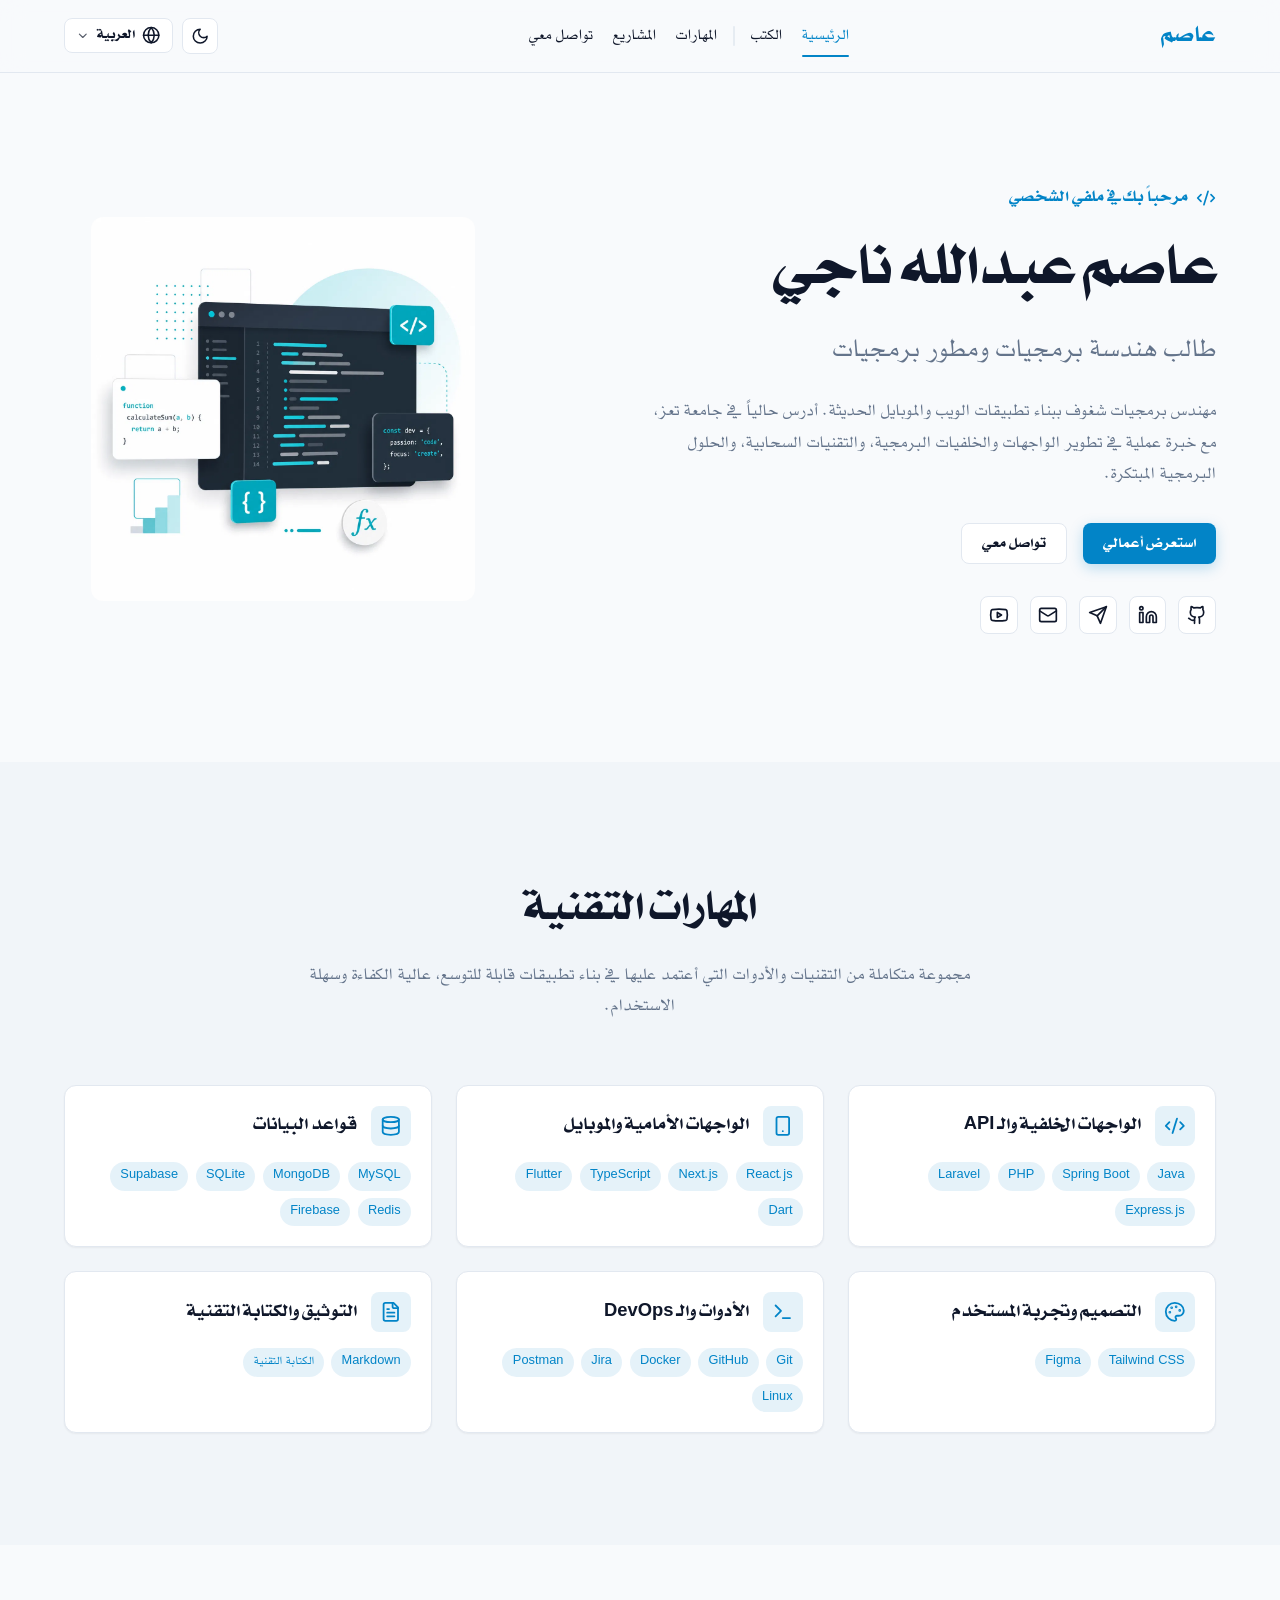
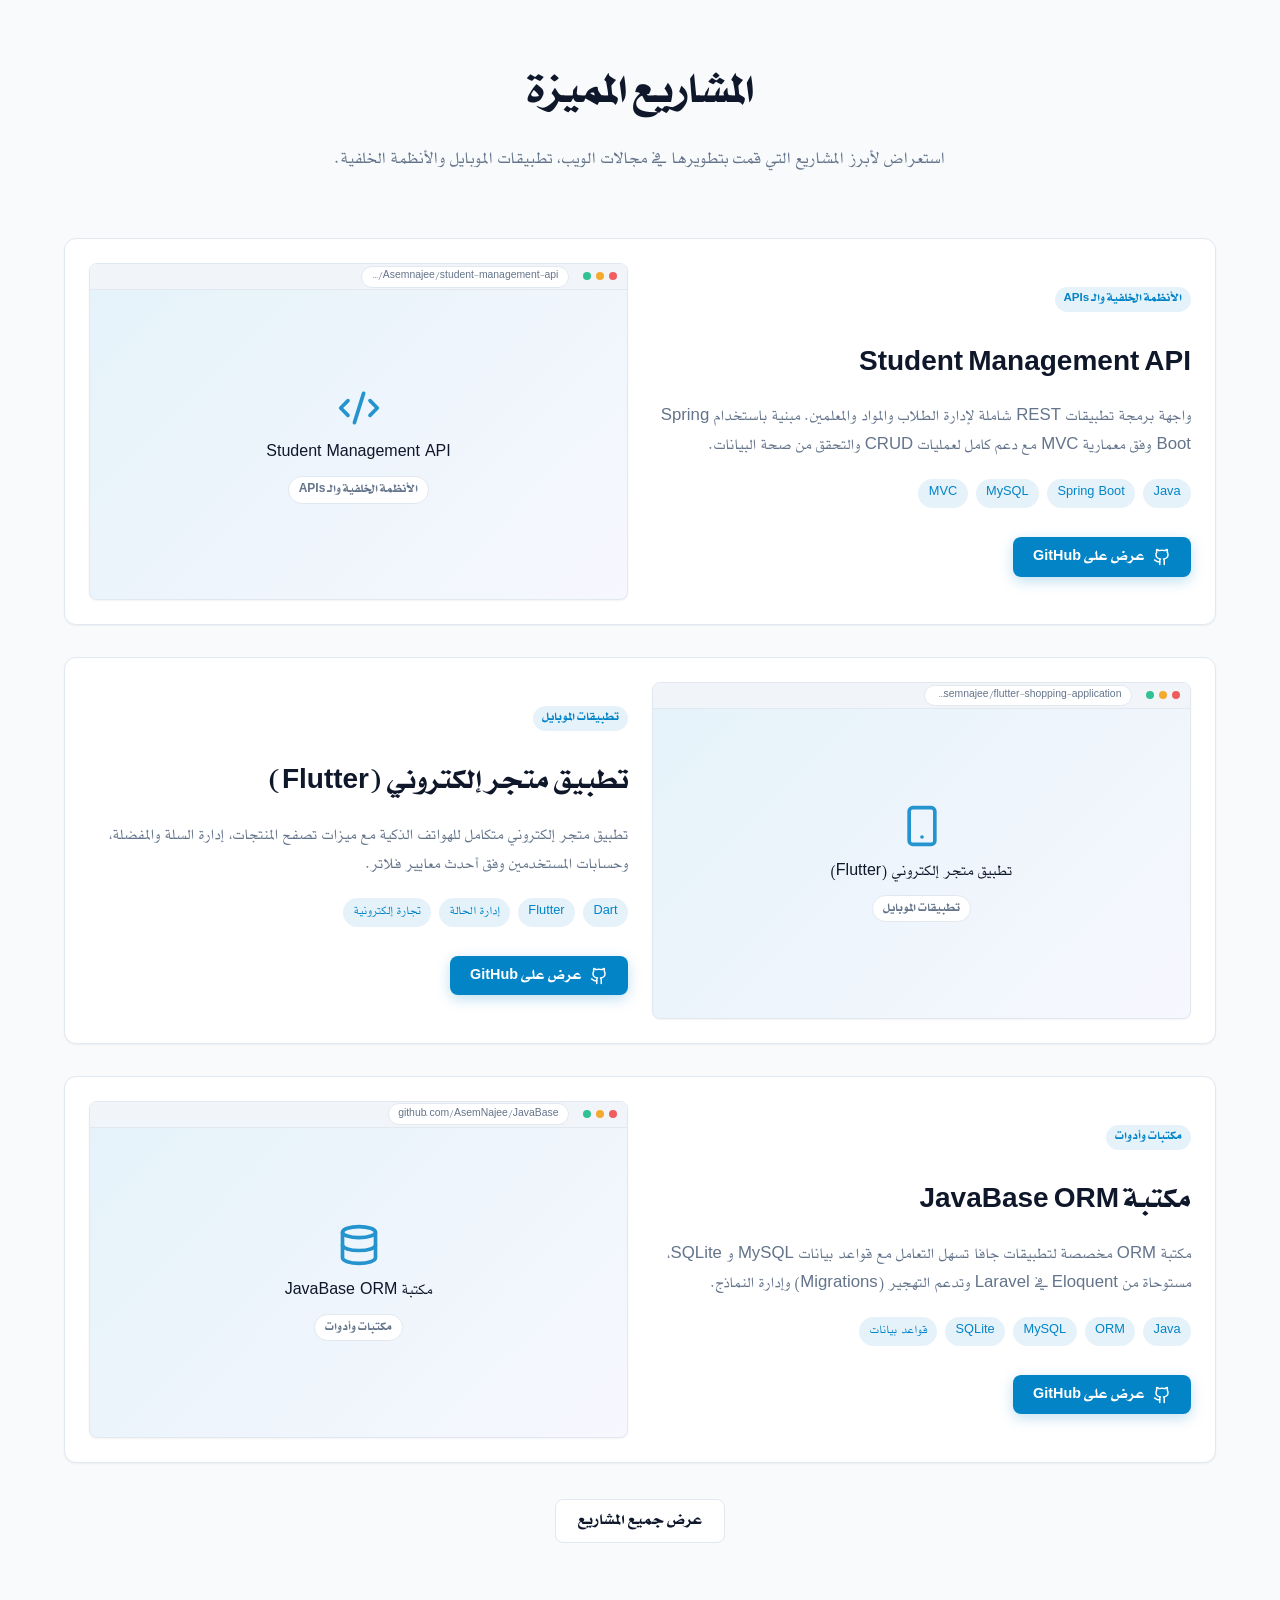
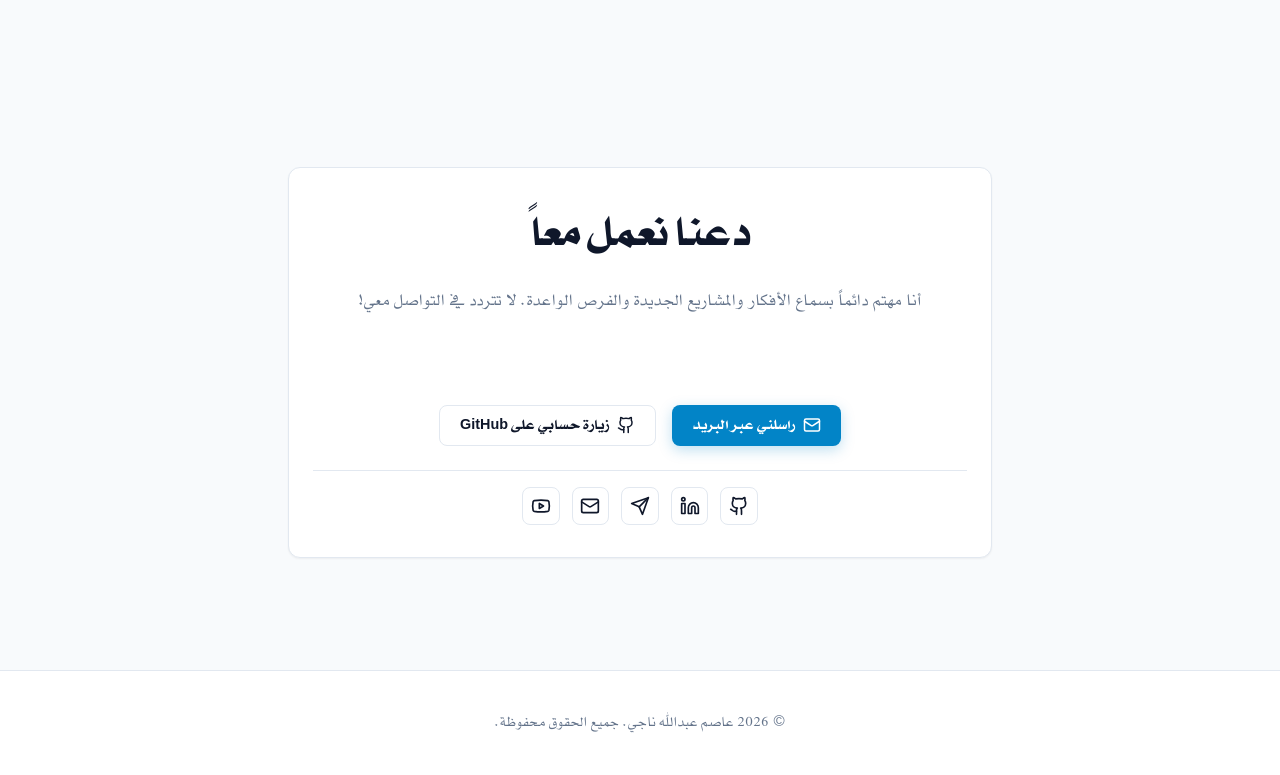
<file: index.html>
<!DOCTYPE html>
<html lang="ar" dir="rtl">
<head>
  <meta charset="UTF-8">
  <meta name="viewport" content="width=device-width, initial-scale=1.0">
  <meta name="description" content="Portfolio Template">
  <title>Portfolio</title>
  
  <!-- Stylesheet -->
  <link rel="stylesheet" href="css/style.css?v=14">
</head>
<body>

  <!-- Navigation Bar -->
  <header class="navbar">
    <div class="container nav-container">
      <a href="#hero" class="nav-brand skeleton skeleton-text" id="nav-brand"></a>

      <nav id="nav-links" class="nav-links">
        <div class="nav-group nav-group-pages" aria-label="الصفحات">
          <a href="#hero" class="nav-link skeleton skeleton-text" id="nav-home"></a>
          <a href="articles.html" class="nav-link skeleton skeleton-text" id="nav-articles"></a>
          <a href="books.html" class="nav-link skeleton skeleton-text" id="nav-books"></a>
        </div>
        <span class="nav-divider" aria-hidden="true"></span>
        <div class="nav-group nav-group-sections" aria-label="أقسام الصفحة">
          <a href="#skills" class="nav-link skeleton skeleton-text" id="nav-skills"></a>
          <a href="#projects" class="nav-link skeleton skeleton-text" id="nav-projects"></a>
          <a href="#testimonials" class="nav-link skeleton skeleton-text" id="nav-testimonials"></a>
          <a href="#contact" class="nav-link skeleton skeleton-text" id="nav-contact"></a>
        </div>
      </nav>

      <div class="nav-controls">
        <!-- Theme Toggle Button -->
        <button id="theme-toggle-btn" class="control-btn theme-toggle-btn" onclick="window.toggleTheme()" aria-label="Switch Theme" title="Switch Theme">
          <svg class="theme-icon-sun" xmlns="http://www.w3.org/2000/svg" viewBox="0 0 24 24" fill="none" stroke="currentColor" stroke-width="2" stroke-linecap="round" stroke-linejoin="round">
            <circle cx="12" cy="12" r="4"></circle>
            <path d="M12 2v2"></path>
            <path d="M12 20v2"></path>
            <path d="m4.93 4.93 1.41 1.41"></path>
            <path d="m17.66 17.66 1.41 1.41"></path>
            <path d="M2 12h2"></path>
            <path d="M20 12h2"></path>
            <path d="m6.34 17.66-1.41 1.41"></path>
            <path d="m19.07 4.93-1.41 1.41"></path>
          </svg>
          <svg class="theme-icon-moon" xmlns="http://www.w3.org/2000/svg" viewBox="0 0 24 24" fill="none" stroke="currentColor" stroke-width="2" stroke-linecap="round" stroke-linejoin="round">
            <path d="M12 3a6 6 0 0 0 9 9 9 9 0 1 1-9-9Z"></path>
          </svg>
        </button>

        <!-- Language Dropdown -->
        <div class="lang-dropdown" id="lang-dropdown">
          <button id="lang-dropdown-btn" class="control-btn lang-dropdown-btn" aria-haspopup="true" aria-expanded="false" aria-label="Select Language" title="Select Language">
            <svg xmlns="http://www.w3.org/2000/svg" viewBox="0 0 24 24" fill="none" stroke="currentColor" stroke-width="2" stroke-linecap="round" stroke-linejoin="round">
              <circle cx="12" cy="12" r="10"></circle>
              <line x1="2" y1="12" x2="22" y2="12"></line>
              <path d="M12 2a15.3 15.3 0 0 1 4 10 15.3 15.3 0 0 1-4 10 15.3 15.3 0 0 1-4-10 15.3 15.3 0 0 1 4-10z"></path>
            </svg>
            <span id="current-lang-text" class="skeleton skeleton-text"></span>
            <svg class="chevron-icon" xmlns="http://www.w3.org/2000/svg" viewBox="0 0 24 24" fill="none" stroke="currentColor" stroke-width="2" stroke-linecap="round" stroke-linejoin="round">
              <path d="m6 9 6 6 6-6"></path>
            </svg>
          </button>
          <div class="lang-dropdown-menu" id="lang-dropdown-menu" role="menu"></div>
        </div>

        <!-- Mobile Menu Toggle Button -->
        <button id="mobile-menu-btn" class="mobile-menu-btn" aria-label="Toggle navigation menu" aria-expanded="false">
          <svg xmlns="http://www.w3.org/2000/svg" viewBox="0 0 24 24" fill="none" stroke="currentColor" stroke-width="2" stroke-linecap="round" stroke-linejoin="round">
            <line x1="4" x2="20" y1="12" y2="12"></line>
            <line x1="4" x2="20" y1="6" y2="6"></line>
            <line x1="4" x2="20" y1="18" y2="18"></line>
          </svg>
        </button>
      </div>
    </div>
  </header>

  <main>
    <!-- Hero Section -->
    <section id="hero" class="hero-section">
      <div class="container">
        <div class="hero-grid">
          <div class="hero-content">
            <div class="hero-badge">
              <svg xmlns="http://www.w3.org/2000/svg" viewBox="0 0 24 24" fill="none" stroke="currentColor" stroke-width="2" stroke-linecap="round" stroke-linejoin="round">
                <path d="m18 16 4-4-4-4"></path>
                <path d="m6 8-4 4 4 4"></path>
                <path d="m14.5 4-5 16"></path>
              </svg>
              <span id="hero-badge-text" class="skeleton skeleton-text"></span>
            </div>
            
            <h1 class="hero-title skeleton skeleton-title" id="hero-title"></h1>
            <p class="hero-subtitle skeleton skeleton-subtitle" id="hero-subtitle"></p>
            
            <p class="hero-desc skeleton skeleton-desc" id="hero-desc"></p>
            
            <div class="hero-actions">
              <a href="#projects" class="btn btn-primary skeleton skeleton-btn" id="hero-view-work"></a>
              <a href="#contact" class="btn btn-outline skeleton skeleton-btn" id="hero-get-in-touch"></a>
            </div>

            <div class="hero-socials" id="hero-socials">
              <!-- Dynamically populated from shared.json -->
            </div>
          </div>

          <div class="hero-illustration">
            <div class="hero-img-wrapper">
              <img id="hero-img" src="" alt="Avatar" class="hero-img skeleton">
            </div>
          </div>
        </div>
      </div>
    </section>

    <!-- Technical Skills Section -->
    <section id="skills" class="section section-alt">
      <div class="container">
        <div class="section-header">
          <h2 class="section-title skeleton skeleton-title" id="skills-title"></h2>
          <p class="section-desc skeleton skeleton-desc" id="skills-desc"></p>
        </div>

        <div class="skills-grid" id="skills-grid">
          <div class="skeleton-card skeleton"></div>
          <div class="skeleton-card skeleton"></div>
          <div class="skeleton-card skeleton"></div>
        </div>
      </div>
    </section>

    <!-- Featured Projects Section -->
    <section id="projects" class="section">
      <div class="container">
        <div class="section-header">
          <h2 class="section-title skeleton skeleton-title" id="projects-title"></h2>
          <p class="section-desc skeleton skeleton-desc" id="projects-desc"></p>
        </div>

        <div class="projects-wrapper" id="projects-wrapper">
          <div class="skeleton-card skeleton"></div>
          <div class="skeleton-card skeleton"></div>
          <div class="skeleton-card skeleton"></div>
        </div>

        <div class="projects-cta">
          <a href="projects.html" class="btn btn-outline skeleton skeleton-btn" id="projects-view-all"></a>
        </div>
      </div>
    </section>

    <!-- Testimonials Section -->
    <section id="testimonials" class="section section-alt">
      <div class="container">
        <div class="section-header">
          <h2 class="section-title skeleton skeleton-title" id="testimonials-title"></h2>
          <p class="section-desc skeleton skeleton-desc" id="testimonials-desc"></p>
        </div>

        <div class="testimonials-grid" id="testimonials-wrapper">
          <div class="skeleton-card skeleton"></div>
          <div class="skeleton-card skeleton"></div>
          <div class="skeleton-card skeleton"></div>
        </div>
      </div>
    </section>

    <!-- Contact Section -->
    <section id="contact" class="section">
      <div class="container">
        <div class="contact-card">
          <div class="section-header">
            <h2 class="section-title skeleton skeleton-title" id="contact-title"></h2>
            <p class="section-desc skeleton skeleton-desc" id="contact-desc"></p>
          </div>

          <div class="contact-actions">
            <a class="btn btn-primary skeleton skeleton-btn" id="contact-email-btn"></a>
            <a class="btn btn-outline skeleton skeleton-btn" id="contact-github-btn"></a>
          </div>

          <div class="contact-socials" id="contact-socials">
            <!-- Dynamically populated from shared.json -->
          </div>
        </div>
      </div>
    </section>
  </main>

  <!-- Footer -->
  <footer class="footer">
    <div class="container">
      <p class="footer-text">
        &copy; <span id="current-year"></span> <span id="footer-author" class="skeleton skeleton-text"></span>. <span id="footer-copyright" class="skeleton skeleton-text"></span>
      </p>
    </div>
  </footer>

  <!-- Mobile Bottom Navigation Bar -->
  <nav class="bottom-nav-bar" id="bottom-nav-bar" aria-label="Mobile Navigation">
    <a href="index.html" class="bottom-nav-item" data-page="home">
      <svg class="bottom-nav-icon" xmlns="http://www.w3.org/2000/svg" viewBox="0 0 24 24" fill="none" stroke="currentColor" stroke-width="2" stroke-linecap="round" stroke-linejoin="round">
        <path d="m3 9 9-7 9 7v11a2 2 0 0 1-2 2H5a2 2 0 0 1-2-2z"/>
        <polyline points="9 22 9 12 15 12 15 22"/>
      </svg>
      <span id="bnav-home">الرئيسية</span>
    </a>
    <a href="articles.html" class="bottom-nav-item" data-page="articles">
      <svg class="bottom-nav-icon" xmlns="http://www.w3.org/2000/svg" viewBox="0 0 24 24" fill="none" stroke="currentColor" stroke-width="2" stroke-linecap="round" stroke-linejoin="round">
        <path d="M4 19.5v-15A2.5 2.5 0 0 1 6.5 2H20v20H6.5a2.5 2.5 0 0 1-2.5-2.5Z"/>
        <path d="M6 6h10"/>
        <path d="M6 10h10"/>
        <path d="M6 14h6"/>
      </svg>
      <span id="bnav-articles">المقالات</span>
    </a>
    <a href="books.html" class="bottom-nav-item" data-page="books">
      <svg class="bottom-nav-icon" xmlns="http://www.w3.org/2000/svg" viewBox="0 0 24 24" fill="none" stroke="currentColor" stroke-width="2" stroke-linecap="round" stroke-linejoin="round">
        <path d="M4 19.5v-15A2.5 2.5 0 0 1 6.5 2H20v20H6.5a2.5 2.5 0 0 1-2.5-2.5Z"/>
        <path d="M6 2v20"/>
      </svg>
      <span id="bnav-books">الكتب</span>
    </a>
  </nav>

  <!-- Main Script -->
  <script src="js/main.js?v=14" defer></script>
</body>
</html>
</file>
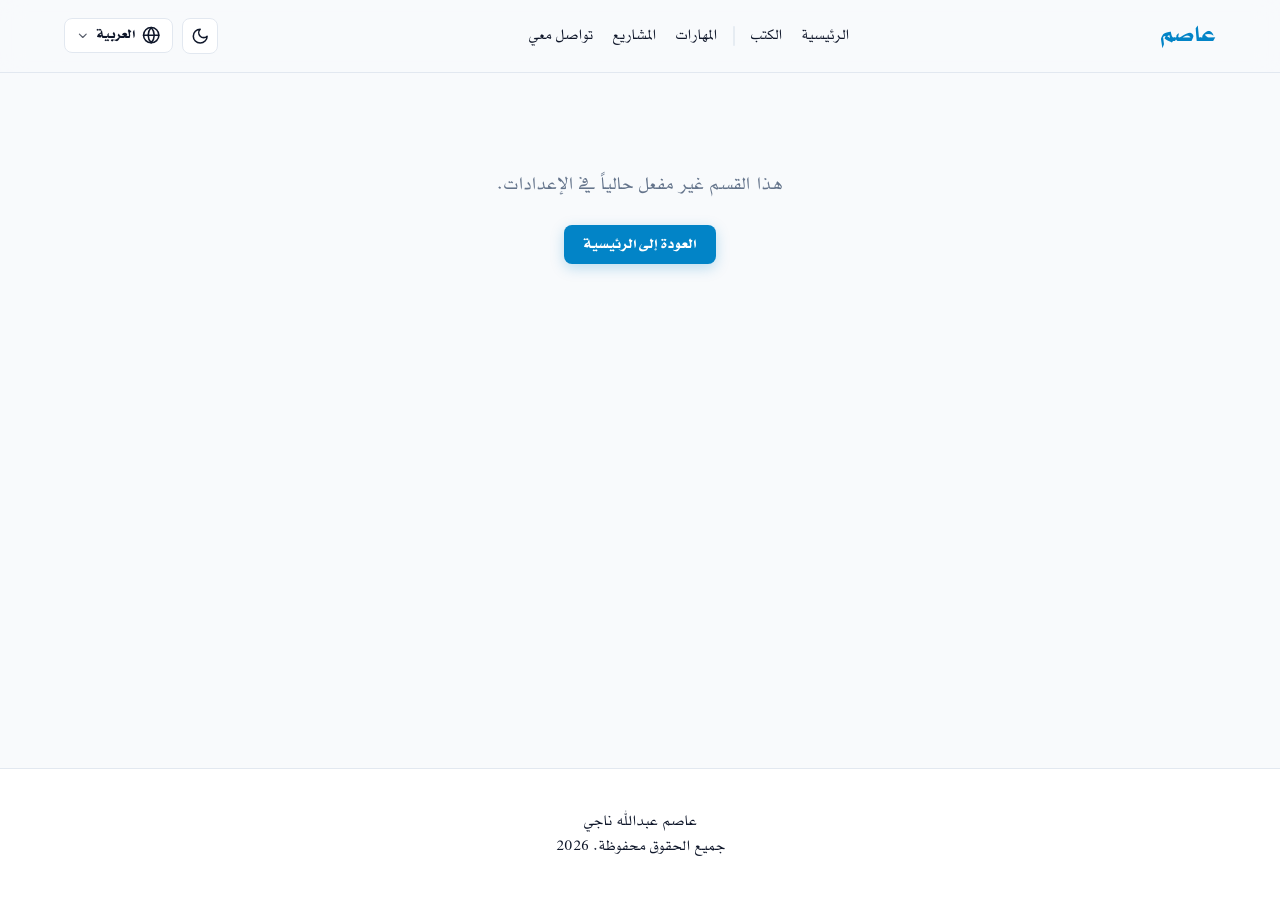
<file: articles.html>
<!DOCTYPE html>
<html lang="ar" dir="rtl">
<head>
  <meta charset="UTF-8">
  <meta name="viewport" content="width=device-width, initial-scale=1.0">
  <meta name="description" content="Technical Articles & Engineering Publications">
  <title>Articles | المقالات التقنية</title>
  
  <!-- Stylesheet -->
  <link rel="stylesheet" href="css/style.css?v=14">
</head>
<body>

  <!-- Navigation Bar -->
  <header class="navbar">
    <div class="container nav-container">
      <a href="index.html" class="nav-brand skeleton skeleton-text" id="nav-brand"></a>

      <nav id="nav-links" class="nav-links">
        <div class="nav-group nav-group-pages" aria-label="الصفحات">
          <a href="index.html" class="nav-link skeleton skeleton-text" id="nav-home"></a>
          <a href="articles.html" class="nav-link active skeleton skeleton-text" id="nav-articles"></a>
          <a href="books.html" class="nav-link skeleton skeleton-text" id="nav-books"></a>
        </div>
        <span class="nav-divider" aria-hidden="true"></span>
        <div class="nav-group nav-group-sections" aria-label="أقسام الصفحة">
          <a href="index.html#skills" class="nav-link skeleton skeleton-text" id="nav-skills"></a>
          <a href="projects.html" class="nav-link skeleton skeleton-text" id="nav-projects"></a>
          <a href="index.html#testimonials" class="nav-link skeleton skeleton-text" id="nav-testimonials"></a>
          <a href="index.html#contact" class="nav-link skeleton skeleton-text" id="nav-contact"></a>
        </div>
      </nav>

      <div class="nav-controls">
        <!-- Theme Toggle Button -->
        <button id="theme-toggle-btn" class="control-btn theme-toggle-btn" onclick="window.toggleTheme()" aria-label="Switch Theme" title="Switch Theme">
          <svg class="theme-icon-sun" xmlns="http://www.w3.org/2000/svg" viewBox="0 0 24 24" fill="none" stroke="currentColor" stroke-width="2" stroke-linecap="round" stroke-linejoin="round">
            <circle cx="12" cy="12" r="4"></circle>
            <path d="M12 2v2"></path>
            <path d="M12 20v2"></path>
            <path d="m4.93 4.93 1.41 1.41"></path>
            <path d="m17.66 17.66 1.41 1.41"></path>
            <path d="M2 12h2"></path>
            <path d="M20 12h2"></path>
            <path d="m6.34 17.66-1.41 1.41"></path>
            <path d="m19.07 4.93-1.41 1.41"></path>
          </svg>
          <svg class="theme-icon-moon" xmlns="http://www.w3.org/2000/svg" viewBox="0 0 24 24" fill="none" stroke="currentColor" stroke-width="2" stroke-linecap="round" stroke-linejoin="round">
            <path d="M12 3a6 6 0 0 0 9 9 9 9 0 1 1-9-9Z"></path>
          </svg>
        </button>

        <!-- Language Dropdown -->
        <div class="lang-dropdown" id="lang-dropdown">
          <button id="lang-dropdown-btn" class="control-btn lang-dropdown-btn" aria-haspopup="true" aria-expanded="false" aria-label="Select Language" title="Select Language">
            <svg xmlns="http://www.w3.org/2000/svg" viewBox="0 0 24 24" fill="none" stroke="currentColor" stroke-width="2" stroke-linecap="round" stroke-linejoin="round">
              <circle cx="12" cy="12" r="10"></circle>
              <line x1="2" y1="12" x2="22" y2="12"></line>
              <path d="M12 2a15.3 15.3 0 0 1 4 10 15.3 15.3 0 0 1-4 10 15.3 15.3 0 0 1-4-10 15.3 15.3 0 0 1 4-10z"></path>
            </svg>
            <span id="current-lang-text" class="skeleton skeleton-text"></span>
            <svg class="chevron-icon" xmlns="http://www.w3.org/2000/svg" viewBox="0 0 24 24" fill="none" stroke="currentColor" stroke-width="2" stroke-linecap="round" stroke-linejoin="round">
              <path d="m6 9 6 6 6-6"></path>
            </svg>
          </button>
          <div class="lang-dropdown-menu" id="lang-dropdown-menu" role="menu"></div>
        </div>

        <!-- Mobile Menu Toggle Button -->
        <button id="mobile-menu-btn" class="mobile-menu-btn" aria-label="Toggle navigation menu" aria-expanded="false">
          <svg xmlns="http://www.w3.org/2000/svg" viewBox="0 0 24 24" fill="none" stroke="currentColor" stroke-width="2" stroke-linecap="round" stroke-linejoin="round">
            <line x1="4" x2="20" y1="12" y2="12"></line>
            <line x1="4" x2="20" y1="6" y2="6"></line>
            <line x1="4" x2="20" y1="18" y2="18"></line>
          </svg>
        </button>
      </div>
    </div>
  </header>

  <main>
    <section class="section">
      <div class="container">
        <!-- Page Header -->
        <div class="page-header">
          <h1 class="page-title skeleton skeleton-title" id="articles-page-title"></h1>
          <p class="page-subtitle skeleton skeleton-desc" id="articles-page-desc"></p>
        </div>

        <!-- Category Filter Tabs -->
        <div class="filter-tabs" id="articles-category-filters">
          <button class="filter-btn skeleton"></button>
          <button class="filter-btn skeleton"></button>
        </div>

        <!-- Active Category Info -->
        <div class="active-category-info" id="active-category-info" style="display: none; text-align: center; margin-bottom: 2rem;">
          <p class="active-category-desc text-muted" id="active-category-desc" style="max-width: 650px; margin: 0 auto; font-size: 0.95rem;"></p>
        </div>

        <!-- Articles Grid -->
        <div class="articles-grid" id="articles-wrapper">
          <div class="skeleton-card skeleton"></div>
          <div class="skeleton-card skeleton"></div>
          <div class="skeleton-card skeleton"></div>
        </div>
      </div>
    </section>
  </main>

  <!-- Footer -->
  <footer class="footer">
    <div class="container footer-content">
      <p class="footer-author skeleton skeleton-text" id="footer-author"></p>
      <p class="footer-copyright">
        <span id="footer-copyright" class="skeleton skeleton-text"></span>
        <span id="current-year"></span>
      </p>
    </div>
  </footer>

  <!-- Mobile Bottom Navigation Bar -->
  <nav class="bottom-nav-bar" id="bottom-nav-bar" aria-label="Mobile Navigation">
    <a href="index.html" class="bottom-nav-item" data-page="home">
      <svg class="bottom-nav-icon" xmlns="http://www.w3.org/2000/svg" viewBox="0 0 24 24" fill="none" stroke="currentColor" stroke-width="2" stroke-linecap="round" stroke-linejoin="round">
        <path d="m3 9 9-7 9 7v11a2 2 0 0 1-2 2H5a2 2 0 0 1-2-2z"/>
        <polyline points="9 22 9 12 15 12 15 22"/>
      </svg>
      <span id="bnav-home">الرئيسية</span>
    </a>
    <a href="articles.html" class="bottom-nav-item active" data-page="articles">
      <svg class="bottom-nav-icon" xmlns="http://www.w3.org/2000/svg" viewBox="0 0 24 24" fill="none" stroke="currentColor" stroke-width="2" stroke-linecap="round" stroke-linejoin="round">
        <path d="M4 19.5v-15A2.5 2.5 0 0 1 6.5 2H20v20H6.5a2.5 2.5 0 0 1-2.5-2.5Z"/>
        <path d="M6 6h10"/>
        <path d="M6 10h10"/>
        <path d="M6 14h6"/>
      </svg>
      <span id="bnav-articles">المقالات</span>
    </a>
    <a href="books.html" class="bottom-nav-item" data-page="books">
      <svg class="bottom-nav-icon" xmlns="http://www.w3.org/2000/svg" viewBox="0 0 24 24" fill="none" stroke="currentColor" stroke-width="2" stroke-linecap="round" stroke-linejoin="round">
        <path d="M4 19.5v-15A2.5 2.5 0 0 1 6.5 2H20v20H6.5a2.5 2.5 0 0 1-2.5-2.5Z"/>
        <path d="M6 2v20"/>
      </svg>
      <span id="bnav-books">الكتب</span>
    </a>
  </nav>

  <!-- Main Script -->
  <script src="js/main.js?v=14" defer></script>
</body>
</html>
</file>
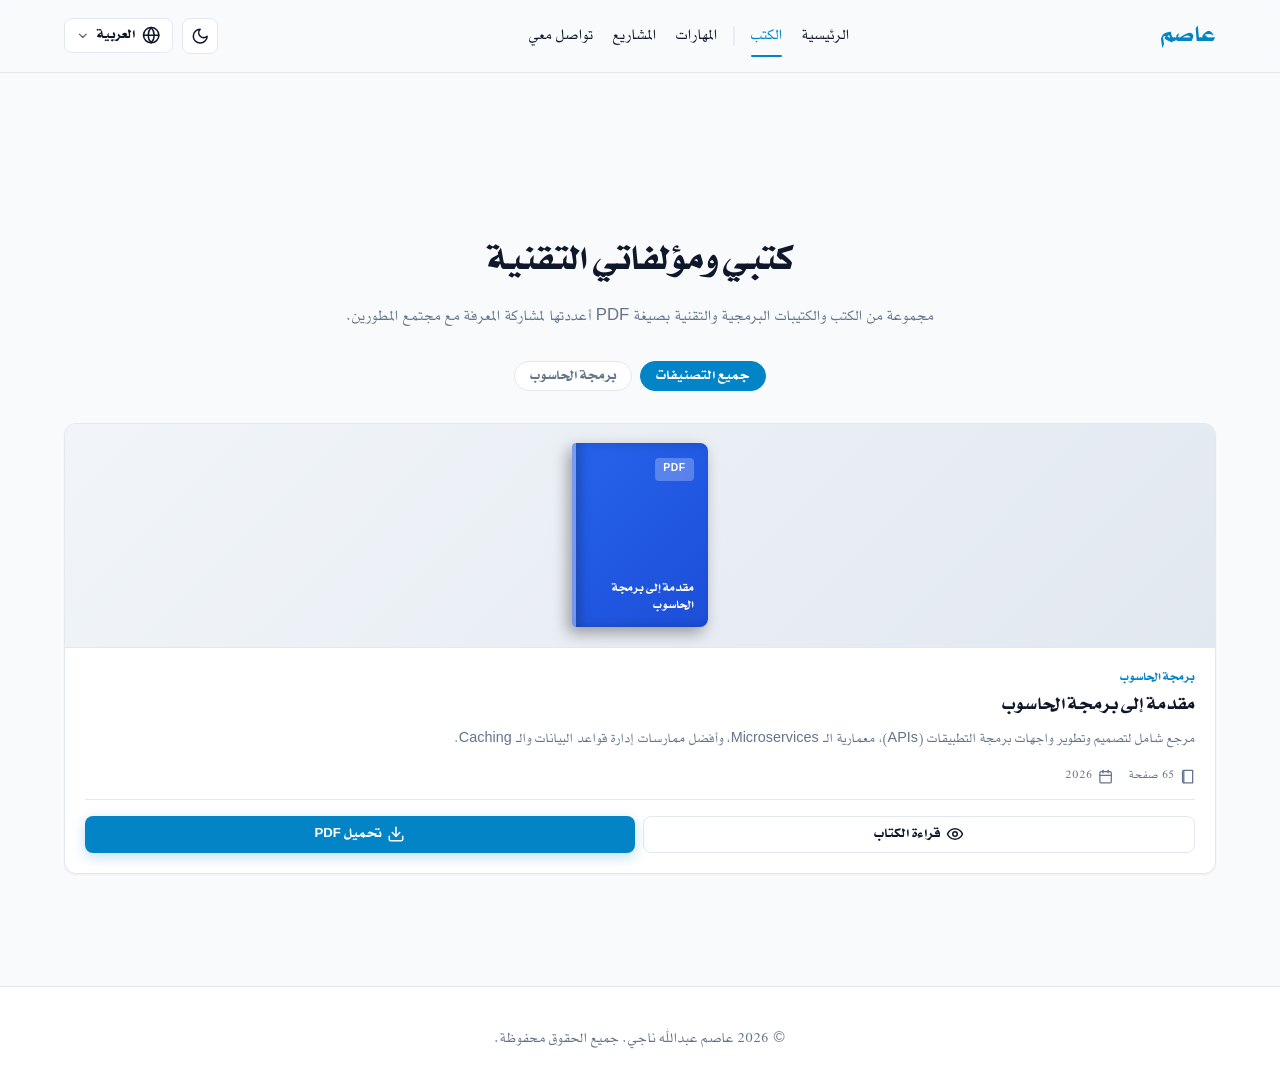
<file: books.html>
<!DOCTYPE html>
<html lang="ar" dir="rtl">
<head>
  <meta charset="UTF-8">
  <meta name="viewport" content="width=device-width, initial-scale=1.0">
  <meta name="description" content="Technical Books & PDF Publications">
  <title>Books</title>
  
  <!-- Stylesheet -->
  <link rel="stylesheet" href="css/style.css?v=14">
</head>
<body>

  <!-- Navigation Bar -->
  <header class="navbar">
    <div class="container nav-container">
      <a href="index.html" class="nav-brand skeleton skeleton-text" id="nav-brand"></a>

      <nav id="nav-links" class="nav-links">
        <div class="nav-group nav-group-pages" aria-label="الصفحات">
          <a href="index.html" class="nav-link skeleton skeleton-text" id="nav-home"></a>
          <a href="articles.html" class="nav-link skeleton skeleton-text" id="nav-articles"></a>
          <a href="books.html" class="nav-link active skeleton skeleton-text" id="nav-books"></a>
        </div>
        <span class="nav-divider" aria-hidden="true"></span>
        <div class="nav-group nav-group-sections" aria-label="أقسام الصفحة">
          <a href="index.html#skills" class="nav-link skeleton skeleton-text" id="nav-skills"></a>
          <a href="projects.html" class="nav-link skeleton skeleton-text" id="nav-projects"></a>
          <a href="index.html#testimonials" class="nav-link skeleton skeleton-text" id="nav-testimonials"></a>
          <a href="index.html#contact" class="nav-link skeleton skeleton-text" id="nav-contact"></a>
        </div>
      </nav>

      <div class="nav-controls">
        <!-- Theme Toggle Button -->
        <button id="theme-toggle-btn" class="control-btn theme-toggle-btn" onclick="window.toggleTheme()" aria-label="Switch Theme" title="Switch Theme">
          <svg class="theme-icon-sun" xmlns="http://www.w3.org/2000/svg" viewBox="0 0 24 24" fill="none" stroke="currentColor" stroke-width="2" stroke-linecap="round" stroke-linejoin="round">
            <circle cx="12" cy="12" r="4"></circle>
            <path d="M12 2v2"></path>
            <path d="M12 20v2"></path>
            <path d="m4.93 4.93 1.41 1.41"></path>
            <path d="m17.66 17.66 1.41 1.41"></path>
            <path d="M2 12h2"></path>
            <path d="M20 12h2"></path>
            <path d="m6.34 17.66-1.41 1.41"></path>
            <path d="m19.07 4.93-1.41 1.41"></path>
          </svg>
          <svg class="theme-icon-moon" xmlns="http://www.w3.org/2000/svg" viewBox="0 0 24 24" fill="none" stroke="currentColor" stroke-width="2" stroke-linecap="round" stroke-linejoin="round">
            <path d="M12 3a6 6 0 0 0 9 9 9 9 0 1 1-9-9Z"></path>
          </svg>
        </button>

        <!-- Language Dropdown -->
        <div class="lang-dropdown" id="lang-dropdown">
          <button id="lang-dropdown-btn" class="control-btn lang-dropdown-btn" aria-haspopup="true" aria-expanded="false" aria-label="Select Language" title="Select Language">
            <svg xmlns="http://www.w3.org/2000/svg" viewBox="0 0 24 24" fill="none" stroke="currentColor" stroke-width="2" stroke-linecap="round" stroke-linejoin="round">
              <circle cx="12" cy="12" r="10"></circle>
              <line x1="2" y1="12" x2="22" y2="12"></line>
              <path d="M12 2a15.3 15.3 0 0 1 4 10 15.3 15.3 0 0 1-4 10 15.3 15.3 0 0 1-4-10 15.3 15.3 0 0 1 4-10z"></path>
            </svg>
            <span id="current-lang-text" class="skeleton skeleton-text"></span>
            <svg class="chevron-icon" xmlns="http://www.w3.org/2000/svg" viewBox="0 0 24 24" fill="none" stroke="currentColor" stroke-width="2" stroke-linecap="round" stroke-linejoin="round">
              <path d="m6 9 6 6 6-6"></path>
            </svg>
          </button>
          <div class="lang-dropdown-menu" id="lang-dropdown-menu" role="menu"></div>
        </div>

        <!-- Mobile Menu Toggle Button -->
        <button id="mobile-menu-btn" class="mobile-menu-btn" aria-label="Toggle navigation menu" aria-expanded="false">
          <svg xmlns="http://www.w3.org/2000/svg" viewBox="0 0 24 24" fill="none" stroke="currentColor" stroke-width="2" stroke-linecap="round" stroke-linejoin="round">
            <line x1="4" x2="20" y1="12" y2="12"></line>
            <line x1="4" x2="20" y1="6" y2="6"></line>
            <line x1="4" x2="20" y1="18" y2="18"></line>
          </svg>
        </button>
      </div>
    </div>
  </header>

  <main>
    <section class="section">
      <div class="container">
        <!-- Page Header -->
        <div class="page-header">
          <h1 class="page-title skeleton skeleton-title" id="books-page-title"></h1>
          <p class="page-subtitle skeleton skeleton-desc" id="books-page-desc"></p>
        </div>

        <!-- Category Filter Tabs -->
        <div class="filter-tabs" id="books-category-filters">
          <button class="filter-btn skeleton"></button>
          <button class="filter-btn skeleton"></button>
          <button class="filter-btn skeleton"></button>
        </div>

        <!-- Books Grid -->
        <div class="books-grid" id="books-wrapper">
          <div class="skeleton-card skeleton"></div>
          <div class="skeleton-card skeleton"></div>
          <div class="skeleton-card skeleton"></div>
          <div class="skeleton-card skeleton"></div>
        </div>
      </div>
    </section>
  </main>

  <!-- Footer -->
  <footer class="footer">
    <div class="container">
      <p class="footer-text">
        &copy; <span id="current-year"></span> <span id="footer-author" class="skeleton skeleton-text"></span>. <span id="footer-copyright" class="skeleton skeleton-text"></span>
      </p>
    </div>
  </footer>

  <!-- Mobile Bottom Navigation Bar -->
  <nav class="bottom-nav-bar" id="bottom-nav-bar" aria-label="Mobile Navigation">
    <a href="index.html" class="bottom-nav-item" data-page="home">
      <svg class="bottom-nav-icon" xmlns="http://www.w3.org/2000/svg" viewBox="0 0 24 24" fill="none" stroke="currentColor" stroke-width="2" stroke-linecap="round" stroke-linejoin="round">
        <path d="m3 9 9-7 9 7v11a2 2 0 0 1-2 2H5a2 2 0 0 1-2-2z"/>
        <polyline points="9 22 9 12 15 12 15 22"/>
      </svg>
      <span id="bnav-home">الرئيسية</span>
    </a>
    <a href="articles.html" class="bottom-nav-item" data-page="articles">
      <svg class="bottom-nav-icon" xmlns="http://www.w3.org/2000/svg" viewBox="0 0 24 24" fill="none" stroke="currentColor" stroke-width="2" stroke-linecap="round" stroke-linejoin="round">
        <path d="M4 19.5v-15A2.5 2.5 0 0 1 6.5 2H20v20H6.5a2.5 2.5 0 0 1-2.5-2.5Z"/>
        <path d="M6 6h10"/>
        <path d="M6 10h10"/>
        <path d="M6 14h6"/>
      </svg>
      <span id="bnav-articles">المقالات</span>
    </a>
    <a href="books.html" class="bottom-nav-item active" data-page="books">
      <svg class="bottom-nav-icon" xmlns="http://www.w3.org/2000/svg" viewBox="0 0 24 24" fill="none" stroke="currentColor" stroke-width="2" stroke-linecap="round" stroke-linejoin="round">
        <path d="M4 19.5v-15A2.5 2.5 0 0 1 6.5 2H20v20H6.5a2.5 2.5 0 0 1-2.5-2.5Z"/>
        <path d="M6 2v20"/>
      </svg>
      <span id="bnav-books">الكتب</span>
    </a>
  </nav>

  <!-- Main Script -->
  <script src="js/main.js?v=14" defer></script>
</body>
</html>
</file>
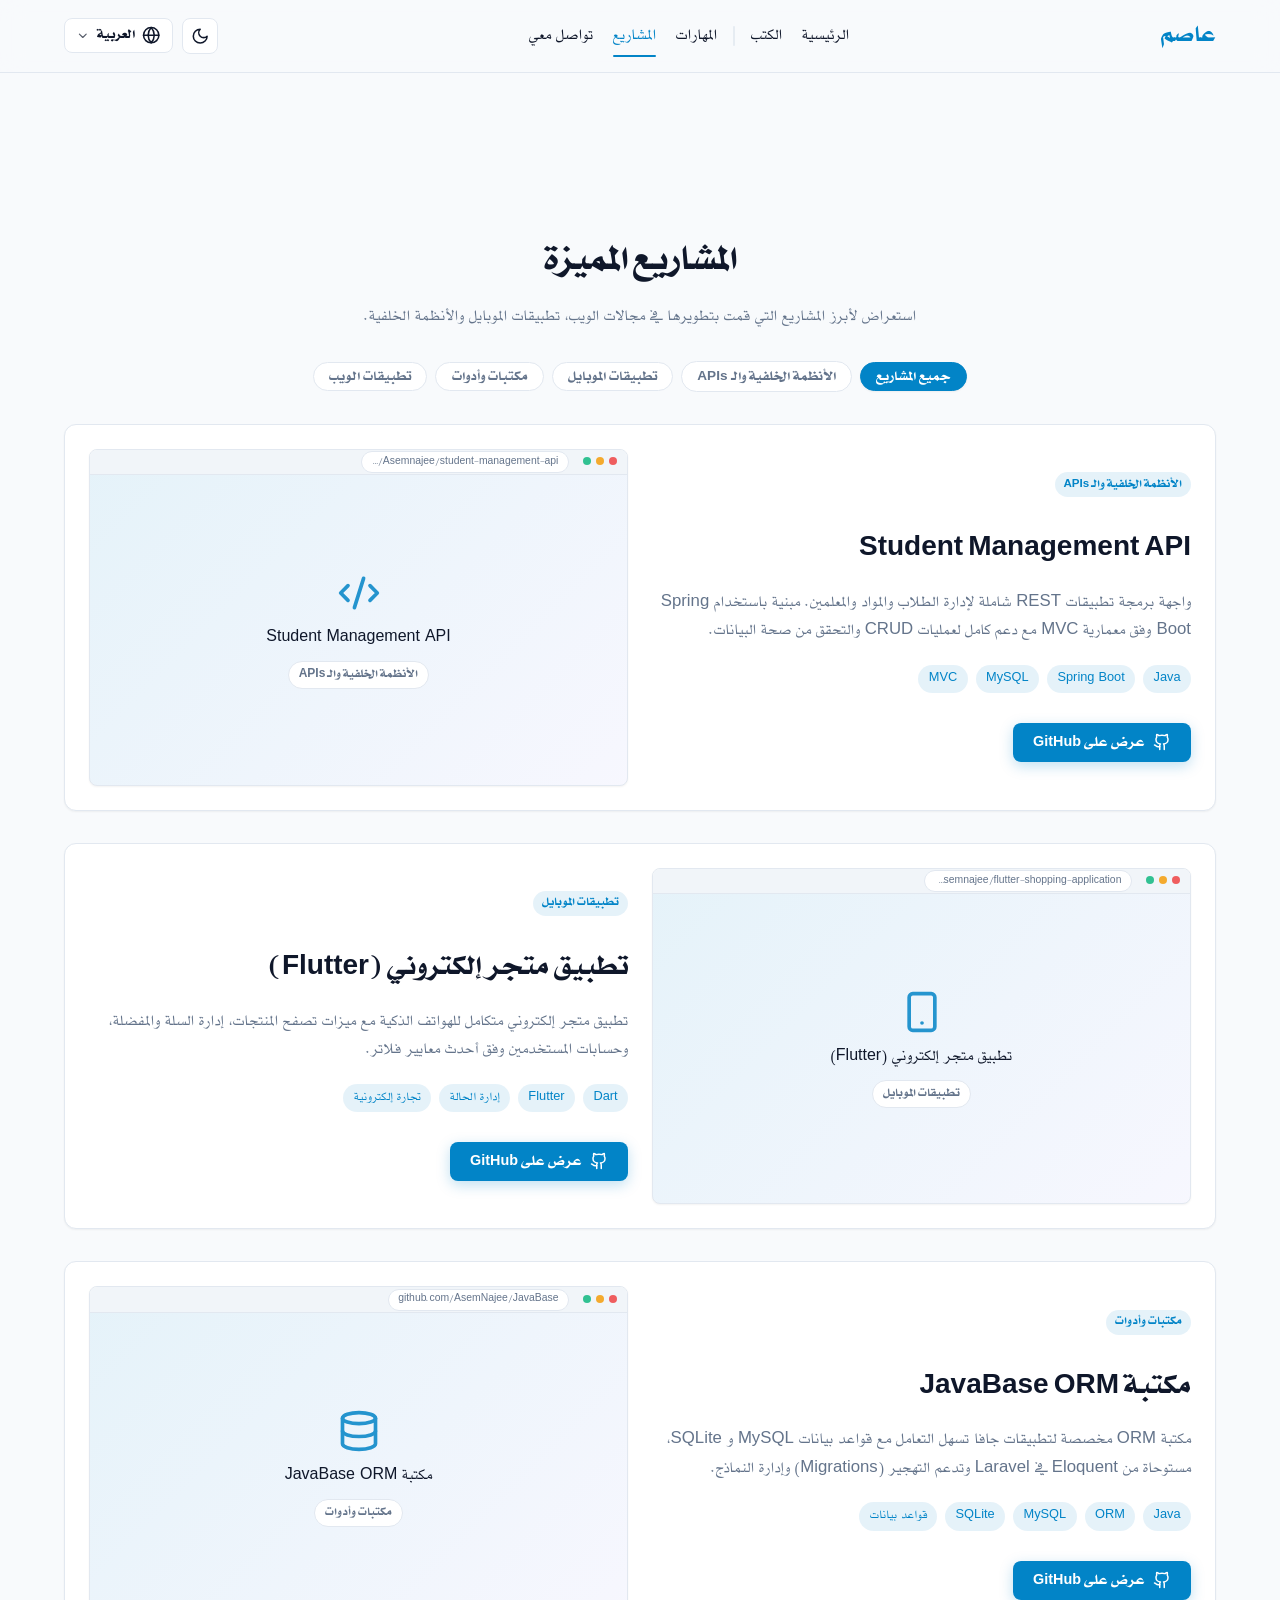
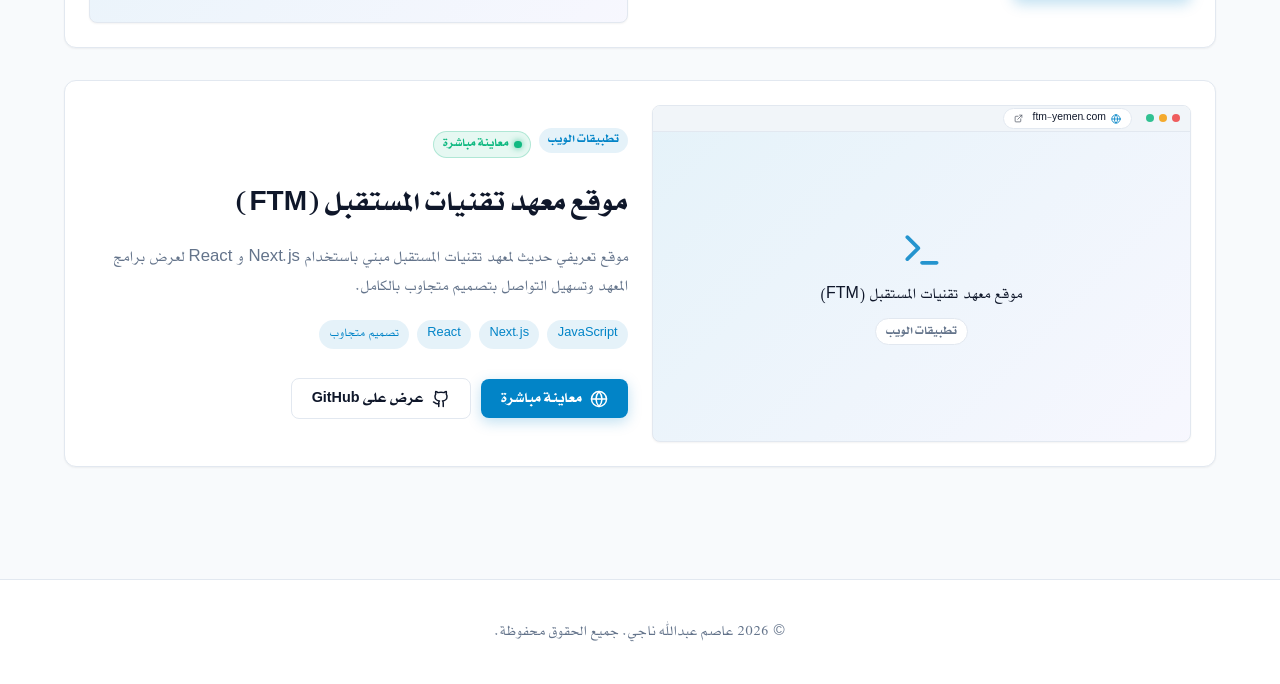
<file: projects.html>
<!DOCTYPE html>
<html lang="ar" dir="rtl">
<head>
  <meta charset="UTF-8">
  <meta name="viewport" content="width=device-width, initial-scale=1.0">
  <meta name="description" content="Projects Portfolio">
  <title>Projects</title>
  
  <!-- Stylesheet -->
  <link rel="stylesheet" href="css/style.css?v=14">
</head>
<body>

  <!-- Navigation Bar -->
  <header class="navbar">
    <div class="container nav-container">
      <a href="index.html" class="nav-brand skeleton skeleton-text" id="nav-brand"></a>

      <nav id="nav-links" class="nav-links">
        <div class="nav-group nav-group-pages" aria-label="الصفحات">
          <a href="index.html" class="nav-link skeleton skeleton-text" id="nav-home"></a>
          <a href="articles.html" class="nav-link skeleton skeleton-text" id="nav-articles"></a>
          <a href="books.html" class="nav-link skeleton skeleton-text" id="nav-books"></a>
        </div>
        <span class="nav-divider" aria-hidden="true"></span>
        <div class="nav-group nav-group-sections" aria-label="أقسام الصفحة">
          <a href="index.html#skills" class="nav-link skeleton skeleton-text" id="nav-skills"></a>
          <a href="projects.html" class="nav-link active skeleton skeleton-text" id="nav-projects"></a>
          <a href="index.html#testimonials" class="nav-link skeleton skeleton-text" id="nav-testimonials"></a>
          <a href="index.html#contact" class="nav-link skeleton skeleton-text" id="nav-contact"></a>
        </div>
      </nav>

      <div class="nav-controls">
        <!-- Theme Toggle Button -->
        <button id="theme-toggle-btn" class="control-btn theme-toggle-btn" onclick="window.toggleTheme()" aria-label="Switch Theme" title="Switch Theme">
          <svg class="theme-icon-sun" xmlns="http://www.w3.org/2000/svg" viewBox="0 0 24 24" fill="none" stroke="currentColor" stroke-width="2" stroke-linecap="round" stroke-linejoin="round">
            <circle cx="12" cy="12" r="4"></circle>
            <path d="M12 2v2"></path>
            <path d="M12 20v2"></path>
            <path d="m4.93 4.93 1.41 1.41"></path>
            <path d="m17.66 17.66 1.41 1.41"></path>
            <path d="M2 12h2"></path>
            <path d="M20 12h2"></path>
            <path d="m6.34 17.66-1.41 1.41"></path>
            <path d="m19.07 4.93-1.41 1.41"></path>
          </svg>
          <svg class="theme-icon-moon" xmlns="http://www.w3.org/2000/svg" viewBox="0 0 24 24" fill="none" stroke="currentColor" stroke-width="2" stroke-linecap="round" stroke-linejoin="round">
            <path d="M12 3a6 6 0 0 0 9 9 9 9 0 1 1-9-9Z"></path>
          </svg>
        </button>

        <!-- Language Dropdown -->
        <div class="lang-dropdown" id="lang-dropdown">
          <button id="lang-dropdown-btn" class="control-btn lang-dropdown-btn" aria-haspopup="true" aria-expanded="false" aria-label="Select Language" title="Select Language">
            <svg xmlns="http://www.w3.org/2000/svg" viewBox="0 0 24 24" fill="none" stroke="currentColor" stroke-width="2" stroke-linecap="round" stroke-linejoin="round">
              <circle cx="12" cy="12" r="10"></circle>
              <line x1="2" y1="12" x2="22" y2="12"></line>
              <path d="M12 2a15.3 15.3 0 0 1 4 10 15.3 15.3 0 0 1-4 10 15.3 15.3 0 0 1-4-10 15.3 15.3 0 0 1 4-10z"></path>
            </svg>
            <span id="current-lang-text" class="skeleton skeleton-text"></span>
            <svg class="chevron-icon" xmlns="http://www.w3.org/2000/svg" viewBox="0 0 24 24" fill="none" stroke="currentColor" stroke-width="2" stroke-linecap="round" stroke-linejoin="round">
              <path d="m6 9 6 6 6-6"></path>
            </svg>
          </button>
          <div class="lang-dropdown-menu" id="lang-dropdown-menu" role="menu"></div>
        </div>

        <!-- Mobile Menu Toggle Button -->
        <button id="mobile-menu-btn" class="mobile-menu-btn" aria-label="Toggle navigation menu" aria-expanded="false">
          <svg xmlns="http://www.w3.org/2000/svg" viewBox="0 0 24 24" fill="none" stroke="currentColor" stroke-width="2" stroke-linecap="round" stroke-linejoin="round">
            <line x1="4" x2="20" y1="12" y2="12"></line>
            <line x1="4" x2="20" y1="6" y2="6"></line>
            <line x1="4" x2="20" y1="18" y2="18"></line>
          </svg>
        </button>
      </div>
    </div>
  </header>

  <main>
    <section class="section">
      <div class="container">
        <!-- Page Header -->
        <div class="page-header">
          <h1 class="page-title skeleton skeleton-title" id="projects-page-title"></h1>
          <p class="page-subtitle skeleton skeleton-desc" id="projects-page-desc"></p>
        </div>

        <!-- Category Filter Tabs -->
        <div class="filter-tabs" id="category-filters">
          <button class="filter-btn skeleton"></button>
          <button class="filter-btn skeleton"></button>
          <button class="filter-btn skeleton"></button>
          <button class="filter-btn skeleton"></button>
        </div>

        <!-- All Projects Grid -->
        <div class="projects-wrapper" id="all-projects-wrapper">
          <div class="skeleton-card skeleton"></div>
          <div class="skeleton-card skeleton"></div>
          <div class="skeleton-card skeleton"></div>
          <div class="skeleton-card skeleton"></div>
          <div class="skeleton-card skeleton"></div>
          <div class="skeleton-card skeleton"></div>
        </div>
      </div>
    </section>
  </main>

  <!-- Footer -->
  <footer class="footer">
    <div class="container">
      <p class="footer-text">
        &copy; <span id="current-year"></span> <span id="footer-author" class="skeleton skeleton-text"></span>. <span id="footer-copyright" class="skeleton skeleton-text"></span>
      </p>
    </div>
  </footer>

  <!-- Mobile Bottom Navigation Bar -->
  <nav class="bottom-nav-bar" id="bottom-nav-bar" aria-label="Mobile Navigation">
    <a href="index.html" class="bottom-nav-item" data-page="home">
      <svg class="bottom-nav-icon" xmlns="http://www.w3.org/2000/svg" viewBox="0 0 24 24" fill="none" stroke="currentColor" stroke-width="2" stroke-linecap="round" stroke-linejoin="round">
        <path d="m3 9 9-7 9 7v11a2 2 0 0 1-2 2H5a2 2 0 0 1-2-2z"/>
        <polyline points="9 22 9 12 15 12 15 22"/>
      </svg>
      <span id="bnav-home">الرئيسية</span>
    </a>
    <a href="articles.html" class="bottom-nav-item" data-page="articles">
      <svg class="bottom-nav-icon" xmlns="http://www.w3.org/2000/svg" viewBox="0 0 24 24" fill="none" stroke="currentColor" stroke-width="2" stroke-linecap="round" stroke-linejoin="round">
        <path d="M4 19.5v-15A2.5 2.5 0 0 1 6.5 2H20v20H6.5a2.5 2.5 0 0 1-2.5-2.5Z"/>
        <path d="M6 6h10"/>
        <path d="M6 10h10"/>
        <path d="M6 14h6"/>
      </svg>
      <span id="bnav-articles">المقالات</span>
    </a>
    <a href="books.html" class="bottom-nav-item" data-page="books">
      <svg class="bottom-nav-icon" xmlns="http://www.w3.org/2000/svg" viewBox="0 0 24 24" fill="none" stroke="currentColor" stroke-width="2" stroke-linecap="round" stroke-linejoin="round">
        <path d="M4 19.5v-15A2.5 2.5 0 0 1 6.5 2H20v20H6.5a2.5 2.5 0 0 1-2.5-2.5Z"/>
        <path d="M6 2v20"/>
      </svg>
      <span id="bnav-books">الكتب</span>
    </a>
  </nav>

  <!-- Main Script -->
  <script src="js/main.js?v=14" defer></script>
</body>
</html>
</file>
<file: css/style.css>
/* ==========================================================================
   Asem Abdullah Najee - Portfolio Stylesheet
   Modern, Clean, Responsive CSS Architecture
   Supports: Bilingual (EN/AR with RTL), Dark/Light Themes, Dynamic Template
   ========================================================================== */

@import url('https://fonts.googleapis.com/css2?family=Cairo:wght@400;500;600;700;800&family=Inter:wght@400;500;600;700;800&display=swap');
@import url('https://fonts.googleapis.com/css2?family=Almarai:wght@400;700;800&family=Cairo:wght@400;500;600;700;800&family=Inter:wght@400;500;600;700;800&family=Tajawal:wght@400;500;700&display=swap');

/* --------------------------------------------------------------------------
   Local Arabic Typography (@font-face)
   -------------------------------------------------------------------------- */
@font-face {
  font-family: 'Adobe Naskh';
  src: url('../assets/fonts/ar/text/adobe-naskh.ttf') format('truetype'),
       url('../assets/fonts/ar/text/%D8%AE%D8%B7%20%D8%A7%D8%AF%D9%88%D8%A8%D9%8A%20%D9%86%D8%B3%D8%AE.ttf') format('truetype');
  font-weight: 400;
  font-style: normal;
  font-display: swap;
  size-adjust: 122%;
}

@font-face {
  font-family: 'KA Typical Naskh';
  src: url('../assets/fonts/ar/text/ka-typical.ttf') format('truetype'),
       url('../assets/fonts/ar/text/KATypicalNaskhv2.0.ttf') format('truetype');
  font-weight: 400;
  font-style: normal;
  font-display: swap;
  size-adjust: 120%;
}

@font-face {
  font-family: 'Muna';
  src: url('../assets/fonts/ar/text/muna.ttf') format('truetype'),
       url('../assets/fonts/ar/text/Muna.ttf') format('truetype');
  font-weight: 400;
  font-style: normal;
  font-display: swap;
  size-adjust: 110%;
}

@font-face {
  font-family: 'Muna';
  src: url('../assets/fonts/ar/heading/muna-black.ttf') format('truetype'),
       url('../assets/fonts/ar/heading/MunaBlack.ttf') format('truetype');
  font-weight: 700 900;
  font-style: normal;
  font-display: swap;
  size-adjust: 110%;
}

@font-face {
  font-family: 'Zain';
  src: url('../assets/fonts/ar/heading/zain.ttf') format('truetype'),
       url('../assets/fonts/ar/heading/Zain%20PC-VF.ttf') format('truetype');
  font-weight: 100 900;
  font-style: normal;
  font-display: swap;
  size-adjust: 102%;
}

@font-face {
  font-family: 'AlMohanad';
  src: url('../assets/fonts/ar/heading/almohanad.ttf') format('truetype'),
       url('../assets/fonts/ar/heading/%D8%AE%D8%B7%20%D8%AE%D8%A7%D9%84%D8%AF%D8%A8%D9%88%D9%84%D8%AF(%D8%A7%D9%84%D9%85%D9%87%D9%86%D8%AF).ttf') format('truetype');
  font-weight: 700;
  font-style: normal;
  font-display: swap;
  size-adjust: 96%;
}

@font-face {
  font-family: 'Milan Display';
  src: url('../assets/fonts/ar/heading/milan-display.otf') format('opentype'),
       url('../assets/fonts/ar/heading/Milan%20Display%20Black.otf') format('opentype');
  font-weight: 900;
  font-style: normal;
  font-display: swap;
  size-adjust: 92%;
}

@font-face {
  font-family: 'AlJazeera';
  src: url('../assets/fonts/ar/text/aljazeera.ttf') format('truetype'),
       url('../assets/fonts/ar/text/%D8%A7%D9%84%D8%AC%D8%B2%D9%8A%D8%B1%D8%A9.ttf') format('truetype');
  font-weight: 400;
  font-style: normal;
  font-display: swap;
  size-adjust: 104%;
}

@font-face {
  font-family: 'AlJazeera';
  src: url('../assets/fonts/ar/heading/aljazeera-bold.ttf') format('truetype'),
       url('../assets/fonts/ar/heading/%D8%A7%D9%84%D8%AC%D8%B2%D9%8A%D8%B1%D8%A9%20%D8%B9%D8%B1%D9%8A%D8%B6.ttf') format('truetype');
  font-weight: 700;
  font-style: normal;
  font-display: swap;
  size-adjust: 104%;
}

@font-face {
  font-family: 'Amiri';
  src: local('Amiri'),
       url('https://fonts.gstatic.com/s/amiri/v28/J7acnpFqFp3u5v5K.woff2') format('woff2');
  font-weight: 400;
  font-style: normal;
  font-display: swap;
  size-adjust: 120%;
}

/* --------------------------------------------------------------------------
   1. Design System & CSS Variables
   -------------------------------------------------------------------------- */
:root {
  /* Light Theme (Default) */
  --primary: #0284c7;
  --primary-hover: #0369a1;
  --primary-light: rgba(2, 132, 199, 0.1);
  --primary-glow: rgba(2, 132, 199, 0.25);
  --primary-foreground: #ffffff;

  --background: #f8fafc;
  --foreground: #0f172a;
  --card: #ffffff;
  --card-foreground: #0f172a;
  --card-border: #e2e8f0;

  --secondary: #f1f5f9;
  --secondary-foreground: #334155;

  --muted: #f8fafc;
  --muted-foreground: #64748b;

  --border: #e2e8f0;
  --radius: 0.75rem;
  --radius-sm: 0.5rem;
  --radius-full: 9999px;

  /* Shadows */
  --shadow-sm: 0 1px 2px 0 rgb(0 0 0 / 0.05);
  --shadow-md: 0 4px 6px -1px rgb(0 0 0 / 0.08), 0 2px 4px -2px rgb(0 0 0 / 0.05);
  --shadow-lg: 0 10px 15px -3px rgb(0 0 0 / 0.08), 0 4px 6px -4px rgb(0 0 0 / 0.04);
  --shadow-hover: 0 20px 25px -5px rgb(2 132 199 / 0.12), 0 8px 10px -6px rgb(2 132 199 / 0.08);

  /* Typography */
  --font-sans: 'Inter', system-ui, -apple-system, BlinkMacSystemFont, 'Segoe UI', Roboto, sans-serif;
  --font-arabic: 'Muna', 'Segoe UI', Tahoma, sans-serif;
  --font-heading: var(--font-arabic);
  --article-font: var(--font-arabic);
  --transition: all 0.25s cubic-bezier(0.4, 0, 0.2, 1);
  --transition-fast: all 0.15s ease;
  --surface: var(--card);
}

/* Dark Theme - Activated via .dark class on <html> */
html.dark {
  --surface: var(--card);
  --background: #0b0f19;
  --foreground: #f1f5f9;
  --card: #111827;
  --card-foreground: #f1f5f9;
  --card-border: #1f2937;

  --secondary: #172033;
  --secondary-foreground: #94a3b8;

  --muted: #111827;
  --muted-foreground: #94a3b8;

  --border: #1f2937;
  --primary-light: rgba(2, 132, 199, 0.2);
  --shadow-sm: 0 1px 2px 0 rgb(0 0 0 / 0.3);
  --shadow-md: 0 4px 6px -1px rgb(0 0 0 / 0.4);
  --shadow-lg: 0 10px 15px -3px rgb(0 0 0 / 0.5);
}

/* RTL Typography & Direction */
html[dir="rtl"] {
  font-family: var(--font-arabic);
}

html[dir="rtl"] body {
  font-family: var(--font-arabic);
}

html[dir="rtl"] h1,
html[dir="rtl"] h2,
html[dir="rtl"] h3,
html[dir="rtl"] h4,
html[dir="rtl"] h5,
html[dir="rtl"] h6,
html[dir="rtl"] .hero-title,
html[dir="rtl"] .section-title {
  font-family: var(--font-heading);
}

/* --------------------------------------------------------------------------
   2. Base & Reset
   -------------------------------------------------------------------------- */
*, *::before, *::after {
  box-sizing: border-box;
  margin: 0;
  padding: 0;
}

svg {
  display: inline-block;
  vertical-align: middle;
  flex-shrink: 0;
}

html {
  scroll-behavior: smooth;
  scroll-padding-top: 5rem;
  font-size: 16px;
}

body {
  font-family: var(--font-sans);
  background-color: var(--background);
  color: var(--foreground);
  line-height: 1.6;
  -webkit-font-smoothing: antialiased;
  -moz-osx-font-smoothing: grayscale;
  min-height: 100vh;
  display: flex;
  flex-direction: column;
  transition: background-color 0.3s ease, color 0.3s ease;
}

a {
  color: inherit;
  text-decoration: none;
  transition: var(--transition);
}

img {
  max-width: 100%;
  height: auto;
  display: block;
}

ul {
  list-style: none;
}

button {
  font-family: inherit;
  cursor: pointer;
  border: none;
  background: none;
}

/* --------------------------------------------------------------------------
   3. Layout Components
   -------------------------------------------------------------------------- */
.container {
  width: 100%;
  max-width: 1200px;
  margin-left: auto;
  margin-right: auto;
  padding-left: 1.5rem;
  padding-right: 1.5rem;
}

.section {
  padding: 5rem 0;
}

@media (min-width: 768px) {
  .section {
    padding: 7rem 0;
  }
}

.section-alt {
  background-color: var(--secondary);
  transition: background-color 0.3s ease;
}

.section-header {
  text-align: center;
  max-width: 44rem;
  margin: 0 auto 4rem auto;
}

.section-title {
  font-size: clamp(2rem, 4vw, 2.75rem);
  font-weight: 800;
  letter-spacing: -0.025em;
  color: var(--foreground);
  margin-bottom: 1rem;
}

.section-desc {
  font-size: 1.125rem;
  color: var(--muted-foreground);
  line-height: 1.7;
}

/* --------------------------------------------------------------------------
   4. Navigation Bar & Controls
   -------------------------------------------------------------------------- */
.navbar {
  position: sticky;
  top: 0;
  z-index: 50;
  background-color: rgba(248, 250, 252, 0.85);
  backdrop-filter: blur(12px);
  -webkit-backdrop-filter: blur(12px);
  border-bottom: 1px solid var(--border);
  transition: background-color 0.3s ease, border-color 0.3s ease;
}

html.dark .navbar {
  background-color: rgba(11, 15, 25, 0.85);
}

.nav-container {
  display: flex;
  align-items: center;
  justify-content: space-between;
  height: 4.5rem;
  gap: 1rem;
}

.nav-brand {
  font-size: 1.5rem;
  font-weight: 800;
  color: var(--primary);
  display: flex;
  align-items: center;
  gap: 0.5rem;
  letter-spacing: -0.02em;
  white-space: nowrap;
}

.nav-brand:hover {
  opacity: 0.9;
}

.nav-links {
  display: flex;
  align-items: center;
  gap: 0.5rem;
}

.nav-group {
  display: flex;
  align-items: center;
  gap: 1.25rem;
}

.nav-divider {
  display: inline-block;
  width: 1.5px;
  height: 1.25rem;
  background-color: var(--border);
  margin: 0 0.5rem;
  border-radius: var(--radius-full);
  opacity: 0.8;
}

.nav-link {
  font-weight: 500;
  color: var(--foreground);
  position: relative;
  padding: 0.5rem 0;
  white-space: nowrap;
}

.nav-link:hover,
.nav-link.active {
  color: var(--primary);
}

.nav-link::after {
  content: '';
  position: absolute;
  bottom: 0;
  left: 0;
  width: 0;
  height: 2px;
  background-color: var(--primary);
  transition: var(--transition);
  border-radius: 2px;
}

html[dir="rtl"] .nav-link::after {
  left: auto;
  right: 0;
}

.nav-link:hover::after,
.nav-link.active::after {
  width: 100%;
}

/* Nav Controls (Language Switcher & Theme Toggle) */
.nav-controls {
  display: flex;
  align-items: center;
  gap: 0.6rem;
}

.control-btn {
  display: inline-flex;
  align-items: center;
  justify-content: center;
  gap: 0.4rem;
  padding: 0.35rem 0.7rem;
  font-size: 0.85rem;
  font-weight: 600;
  border-radius: var(--radius-sm);
  background-color: var(--card);
  border: 1px solid var(--border);
  color: var(--foreground);
  transition: var(--transition);
  height: 2.2rem;
  white-space: nowrap;
}

.control-btn:hover {
  border-color: var(--primary);
  color: var(--primary);
  background-color: var(--primary-light);
  transform: translateY(-1px);
}

.control-btn svg {
  width: 1.15rem;
  height: 1.15rem;
  flex-shrink: 0;
}

/* Language Dropdown */
.lang-dropdown {
  position: relative;
  display: inline-block;
}

.lang-dropdown-btn {
  cursor: pointer;
  gap: 0.45rem;
}

.lang-dropdown-btn .chevron-icon {
  width: 0.85rem;
  height: 0.85rem;
  transition: transform 0.25s ease;
  opacity: 0.7;
}

.lang-dropdown.open .lang-dropdown-btn .chevron-icon {
  transform: rotate(180deg);
}

.lang-dropdown-menu {
  position: absolute;
  top: calc(100% + 0.4rem);
  min-width: 8.5rem;
  background-color: var(--card);
  border: 1px solid var(--border);
  border-radius: var(--radius-sm);
  box-shadow: var(--shadow-lg);
  padding: 0.35rem;
  z-index: 100;
  opacity: 0;
  visibility: hidden;
  transform: translateY(-6px);
  transition: opacity 0.2s ease, transform 0.2s ease, visibility 0.2s ease;
}

html[dir="rtl"] .lang-dropdown-menu {
  right: 0;
  left: auto;
}

html[dir="ltr"] .lang-dropdown-menu {
  left: 0;
  right: auto;
}

.lang-dropdown.open .lang-dropdown-menu {
  opacity: 1;
  visibility: visible;
  transform: translateY(0);
}

.lang-dropdown-item {
  display: flex;
  align-items: center;
  justify-content: space-between;
  width: 100%;
  padding: 0.45rem 0.75rem;
  font-size: 0.85rem;
  font-weight: 500;
  color: var(--foreground);
  border-radius: 4px;
  border: none;
  background: transparent;
  cursor: pointer;
  transition: var(--transition);
  font-family: inherit;
  text-align: inherit;
}

.lang-dropdown-item:hover {
  background-color: var(--primary-light);
  color: var(--primary);
}

.lang-dropdown-item.active {
  background-color: var(--primary-light);
  color: var(--primary);
  font-weight: 700;
}

.lang-dropdown-item .check-icon {
  width: 0.95rem;
  height: 0.95rem;
  color: var(--primary);
}

/* Theme Toggle Button Specifics */
.theme-toggle-btn {
  width: 2.2rem;
  padding: 0;
}

html.dark .theme-icon-sun {
  display: block;
}

html.dark .theme-icon-moon {
  display: none;
}

html:not(.dark) .theme-icon-sun {
  display: none;
}

html:not(.dark) .theme-icon-moon {
  display: block;
}

/* Mobile Menu Button */
.mobile-menu-btn {
  display: none;
  padding: 0.35rem;
  color: var(--foreground);
  border-radius: var(--radius-sm);
  height: 2.2rem;
  width: 2.2rem;
  align-items: center;
  justify-content: center;
}

.mobile-menu-btn:hover {
  background-color: var(--secondary);
}

.mobile-menu-btn svg {
  width: 1.4rem;
  height: 1.4rem;
}

@media (max-width: 768px) {
  .mobile-menu-btn {
    display: flex;
  }

  .nav-links {
    display: none;
    position: absolute;
    top: 100%;
    left: 0;
    width: 100%;
    background-color: var(--card);
    flex-direction: column;
    padding: 1.5rem;
    gap: 1.25rem;
    border-bottom: 1px solid var(--border);
    box-shadow: var(--shadow-lg);
  }

  .nav-links.active {
    display: flex;
  }

  .nav-link {
    width: 100%;
    padding: 0.5rem 0;
  }
}

/* --------------------------------------------------------------------------
   5. Hero Section
   -------------------------------------------------------------------------- */
.hero-section {
  position: relative;
  padding: 5rem 0 6rem 0;
  overflow: hidden;
}

@media (min-width: 768px) {
  .hero-section {
    padding: 7rem 0 8rem 0;
  }
}

.hero-grid {
  display: grid;
  grid-template-columns: 1fr;
  gap: 3.5rem;
  align-items: center;
}

@media (min-width: 768px) {
  .hero-grid {
    grid-template-columns: 1.2fr 0.8fr;
  }
}

.hero-content {
  display: flex;
  flex-direction: column;
  gap: 1.5rem;
}

.hero-badge {
  display: inline-flex;
  align-items: center;
  gap: 0.5rem;
  color: var(--primary);
  font-weight: 600;
  font-size: 1rem;
}

.hero-badge svg {
  width: 1.25rem;
  height: 1.25rem;
}

.hero-title {
  font-size: clamp(2.5rem, 6vw, 3.75rem);
  font-weight: 800;
  line-height: 1.15;
  letter-spacing: -0.03em;
  color: var(--foreground);
}

.hero-subtitle {
  font-size: clamp(1.25rem, 3vw, 1.75rem);
  color: var(--muted-foreground);
  font-weight: 500;
}

.hero-desc {
  font-size: 1.125rem;
  color: var(--muted-foreground);
  line-height: 1.75;
  max-width: 36rem;
}

.hero-actions {
  display: flex;
  flex-wrap: wrap;
  gap: 1rem;
  padding-top: 0.5rem;
}

.hero-socials {
  display: flex;
  flex-wrap: wrap;
  align-items: center;
  gap: 0.75rem;
  padding-top: 0.5rem;
}

.hero-illustration {
  display: flex;
  justify-content: center;
  align-items: center;
}

.hero-img-wrapper {
  position: relative;
  max-width: 24rem;
  width: 100%;
}

.hero-img {
  width: 100%;
  height: auto;
  border-radius: var(--radius);
  transition: var(--transition);
}

.hero-img:hover {
  transform: translateY(-4px);
}

/* --------------------------------------------------------------------------
   6. Buttons & Badges
   -------------------------------------------------------------------------- */
.btn {
  display: inline-flex;
  align-items: center;
  justify-content: center;
  gap: 0.5rem;
  padding: 0.5rem 1.25rem;
  font-size: 0.9rem;
  font-weight: 600;
  border-radius: var(--radius-sm);
  transition: var(--transition);
  cursor: pointer;
  white-space: nowrap;
}

.btn-primary {
  background-color: var(--primary);
  color: var(--primary-foreground);
  box-shadow: 0 4px 14px 0 var(--primary-glow);
}

.btn-primary:hover {
  background-color: var(--primary-hover);
  transform: translateY(-2px);
  box-shadow: 0 6px 20px 0 var(--primary-glow);
}

.btn-outline {
  border: 1px solid var(--border);
  background-color: var(--card);
  color: var(--foreground);
}

.btn-outline:hover {
  background-color: var(--secondary);
  border-color: var(--muted-foreground);
  transform: translateY(-2px);
}

.btn svg {
  width: 1.125rem;
  height: 1.125rem;
  flex-shrink: 0;
}

html[dir="rtl"] .btn svg.flip-rtl,
html[dir="rtl"] .btn svg.arrow-icon {
  transform: scaleX(-1);
}

.social-btn {
  display: inline-flex;
  align-items: center;
  justify-content: center;
  width: 2.35rem;
  height: 2.35rem;
  border-radius: var(--radius-sm);
  background-color: var(--card);
  border: 1px solid var(--border);
  color: var(--foreground);
  transition: var(--transition);
}

.social-btn:hover {
  color: var(--primary);
  border-color: var(--primary);
  background-color: var(--primary-light);
  transform: translateY(-3px);
  box-shadow: var(--shadow-sm);
}

.social-btn svg,
.social-btn img,
.social-btn .social-custom-icon {
  width: 1.25rem;
  height: 1.25rem;
  object-fit: contain;
}

.social-btn .social-custom-text {
  font-size: 1.15rem;
  line-height: 1;
  display: inline-flex;
  align-items: center;
  justify-content: center;
  user-select: none;
}

.tag {
  display: inline-flex;
  align-items: center;
  padding: 0.25rem 0.65rem;
  font-size: 0.8rem;
  font-weight: 500;
  border-radius: var(--radius-full);
  background-color: var(--primary-light);
  color: var(--primary);
  transition: var(--transition);
}

.tag:hover {
  background-color: var(--primary);
  color: var(--primary-foreground);
}

/* --------------------------------------------------------------------------
   7. Skills Section
   -------------------------------------------------------------------------- */
.skills-grid {
  display: grid;
  grid-template-columns: repeat(auto-fit, minmax(320px, 1fr));
  gap: 1.5rem;
}

.skill-card {
  background-color: var(--card);
  border: 1px solid var(--card-border);
  border-radius: var(--radius);
  padding: 1.25rem;
  box-shadow: var(--shadow-sm);
  transition: var(--transition);
  display: flex;
  flex-direction: column;
  gap: 1rem;
}

.skill-card:hover {
  border-color: var(--primary);
  transform: translateY(-4px);
  box-shadow: var(--shadow-hover);
}

.skill-card-header {
  display: flex;
  align-items: center;
  gap: 0.85rem;
}

.skill-icon-wrapper {
  display: flex;
  align-items: center;
  justify-content: center;
  width: 2.5rem;
  height: 2.5rem;
  border-radius: var(--radius-sm);
  background-color: var(--primary-light);
  color: var(--primary);
  flex-shrink: 0;
}

.skill-icon-wrapper svg {
  width: 1.35rem;
  height: 1.35rem;
}

.skill-card-title {
  font-size: 1.15rem;
  font-weight: 700;
  color: var(--foreground);
}

.skill-tags {
  display: flex;
  flex-wrap: wrap;
  gap: 0.45rem;
}

/* --------------------------------------------------------------------------
   8. Projects Section
   -------------------------------------------------------------------------- */
.projects-wrapper {
  display: flex;
  flex-direction: column;
  gap: 2rem;
}

.project-item {
  display: grid;
  grid-template-columns: 1fr;
  gap: 1.5rem;
  align-items: center;
  background-color: var(--card);
  border: 1px solid var(--card-border);
  border-radius: var(--radius);
  padding: 1.25rem;
  box-shadow: var(--shadow-sm);
  transition: var(--transition);
}

@media (min-width: 768px) {
  .project-item {
    grid-template-columns: 1fr 1fr;
    padding: 1.5rem;
  }

  .project-item:nth-child(even) .project-content {
    order: 2;
  }

  .project-item:nth-child(even) .project-preview {
    order: 1;
  }
}

.project-item:hover {
  border-color: var(--primary);
  box-shadow: var(--shadow-hover);
  transform: translateY(-4px);
}

.project-content {
  display: flex;
  flex-direction: column;
  gap: 1rem;
}

.project-title {
  font-size: 1.75rem;
  font-weight: 700;
  color: var(--foreground);
}

.project-desc {
  font-size: 1.05rem;
  color: var(--muted-foreground);
  line-height: 1.7;
}

.project-tags {
  display: flex;
  flex-wrap: wrap;
  gap: 0.5rem;
  margin-top: 0.25rem;
}

.project-actions {
  display: flex;
  align-items: center;
  flex-wrap: wrap;
  gap: 0.65rem;
  margin-top: 0.85rem;
}

.project-header-meta {
  display: flex;
  align-items: center;
  gap: 0.5rem;
  flex-wrap: wrap;
  margin-bottom: 0.35rem;
}

.project-live-indicator {
  display: inline-flex;
  align-items: center;
  gap: 0.35rem;
  font-size: 0.725rem;
  font-weight: 600;
  color: #10b981;
  background-color: rgba(16, 185, 129, 0.1);
  padding: 0.2rem 0.55rem;
  border-radius: var(--radius-full);
  border: 1px solid rgba(16, 185, 129, 0.25);
  text-decoration: none;
  transition: all var(--transition-fast);
}

.project-live-indicator:hover {
  background-color: rgba(16, 185, 129, 0.18);
  border-color: #10b981;
  transform: translateY(-1px);
}

.live-dot {
  width: 0.45rem;
  height: 0.45rem;
  border-radius: 50%;
  background-color: #10b981;
  box-shadow: 0 0 6px rgba(16, 185, 129, 0.8);
  animation: pulse-live 2s infinite;
}

@keyframes pulse-live {
  0% { transform: scale(0.95); opacity: 0.8; }
  50% { transform: scale(1.25); opacity: 1; box-shadow: 0 0 8px rgba(16, 185, 129, 1); }
  100% { transform: scale(0.95); opacity: 0.8; }
}

.project-preview-frame {
  display: flex;
  flex-direction: column;
  background-color: var(--card);
  border: 1px solid var(--border);
  border-radius: var(--radius-sm);
  overflow: hidden;
  box-shadow: var(--shadow-sm);
  aspect-ratio: 16 / 10;
  min-height: 12rem;
  width: 100%;
}

.project-browser-bar {
  height: 1.6rem;
  background-color: var(--secondary);
  border-bottom: 1px solid var(--border);
  display: flex;
  align-items: center;
  padding: 0 0.65rem;
  gap: 0.35rem;
  flex-shrink: 0;
}

.browser-dot {
  width: 0.5rem;
  height: 0.5rem;
  border-radius: 50%;
  display: inline-block;
}

.browser-dot:nth-child(1) { background-color: #ef4444; opacity: 0.85; }
.browser-dot:nth-child(2) { background-color: #f59e0b; opacity: 0.85; }
.browser-dot:nth-child(3) { background-color: #10b981; opacity: 0.85; }

.browser-url-bar {
  margin-inline-start: 0.5rem;
  font-size: 0.65rem;
  color: var(--muted-foreground);
  background-color: var(--card);
  padding: 0.1rem 0.6rem;
  border-radius: 9999px;
  border: 1px solid var(--border);
  max-width: 13rem;
  overflow: hidden;
  text-overflow: ellipsis;
  white-space: nowrap;
}

.browser-url-bar.is-link {
  display: inline-flex;
  align-items: center;
  gap: 0.35rem;
  text-decoration: none;
  color: var(--foreground);
  cursor: pointer;
  transition: all var(--transition-fast);
}

.browser-url-bar.is-link:hover {
  color: var(--primary);
  border-color: var(--primary);
  background-color: var(--primary-light);
}

.browser-url-bar .url-icon {
  flex-shrink: 0;
  color: var(--primary);
}

.browser-url-bar .url-external {
  flex-shrink: 0;
  opacity: 0.7;
  margin-inline-start: 0.25rem;
}

.project-preview-screen {
  flex: 1;
  position: relative;
  overflow: hidden;
  display: flex;
  align-items: center;
  justify-content: center;
  background: linear-gradient(135deg, var(--primary-light), rgba(99, 102, 241, 0.05));
}

.project-preview-screen.has-image {
  background: none;
}

.project-img {
  width: 100%;
  height: 100%;
  object-fit: cover;
  object-position: top center;
  transition: transform 0.4s ease;
  display: block;
}

.project-item:hover .project-img {
  transform: scale(1.04);
}

.project-preview-placeholder {
  display: flex;
  flex-direction: column;
  align-items: center;
  justify-content: center;
  gap: 0.65rem;
  padding: 1.5rem;
  text-align: center;
}

.project-preview-icon {
  width: 2.75rem;
  height: 2.75rem;
  color: var(--primary);
  opacity: 0.85;
}

.project-preview-icon svg {
  width: 100%;
  height: 100%;
}

.project-preview-badge {
  font-size: 0.75rem;
  font-weight: 600;
  color: var(--muted-foreground);
  background-color: var(--card);
  padding: 0.2rem 0.6rem;
  border-radius: var(--radius-full);
  border: 1px solid var(--border);
}

/* --------------------------------------------------------------------------
   9. Contact Section
   -------------------------------------------------------------------------- */
.contact-card {
  max-width: 44rem;
  margin: 0 auto;
  text-align: center;
  display: flex;
  flex-direction: column;
  gap: 1.5rem;
  background-color: var(--card);
  border: 1px solid var(--card-border);
  border-radius: var(--radius);
  padding: 2rem 1.5rem;
  box-shadow: var(--shadow-sm);
}

.contact-actions {
  display: flex;
  flex-wrap: wrap;
  justify-content: center;
  gap: 1rem;
}

.contact-socials {
  display: flex;
  flex-wrap: wrap;
  justify-content: center;
  align-items: center;
  gap: 0.75rem;
  padding-top: 1rem;
  border-top: 1px solid var(--border);
}

/* --------------------------------------------------------------------------
   10. Footer
   -------------------------------------------------------------------------- */
.footer {
  margin-top: auto;
  background-color: var(--card);
  border-top: 1px solid var(--border);
  padding: 2.5rem 0;
  text-align: center;
  transition: background-color 0.3s ease, border-color 0.3s ease;
}

.footer-text {
  color: var(--muted-foreground);
  font-size: 0.95rem;
  line-height: 1.6;
}

.footer-text span {
  display: inline;
}

.footer-text .skeleton {
  display: inline-block;
  vertical-align: middle;
}

/* --------------------------------------------------------------------------
   11. Skeleton Loading Styles
   -------------------------------------------------------------------------- */
.skeleton {
  position: relative;
  overflow: hidden;
  background-color: var(--border);
  border-radius: var(--radius-sm);
  display: inline-block;
  min-height: 1rem;
}

.skeleton::after {
  content: '';
  position: absolute;
  inset: 0;
  transform: translateX(-100%);
  background: linear-gradient(
    90deg,
    rgba(255, 255, 255, 0) 0%,
    rgba(255, 255, 255, 0.35) 50%,
    rgba(255, 255, 255, 0) 100%
  );
  animation: shimmer 1.5s infinite;
}

html.dark .skeleton::after {
  background: linear-gradient(
    90deg,
    rgba(255, 255, 255, 0) 0%,
    rgba(255, 255, 255, 0.08) 50%,
    rgba(255, 255, 255, 0) 100%
  );
}

@keyframes shimmer {
  100% {
    transform: translateX(100%);
  }
}

.skeleton-text {
  height: 1.25rem;
  width: 80%;
  margin-bottom: 0.5rem;
}

.skeleton-title {
  height: 2.75rem;
  width: 65%;
  margin-bottom: 1rem;
}

.skeleton-subtitle {
  height: 1.5rem;
  width: 45%;
  margin-bottom: 1rem;
}

.skeleton-btn {
  height: 2.75rem;
  width: 9rem;
  border-radius: var(--radius-sm);
}

.skeleton-card {
  min-height: 18rem;
  background-color: var(--card);
  border: 1px solid var(--card-border);
  border-radius: var(--radius);
  padding: 1.25rem;
}

/* Scoped Skeleton Layout Rules */
.nav-brand.skeleton {
  width: 5.5rem;
  height: 1.5rem;
  display: inline-block;
}

.nav-link.skeleton {
  width: 4rem;
  height: 1.25rem;
  display: inline-block;
}

#nav-contact.skeleton {
  width: 5.5rem;
}

#lang-btn-text.skeleton {
  width: 3.5rem;
  height: 1rem;
  display: inline-block;
  vertical-align: middle;
}

#hero-badge-text.skeleton {
  width: 12rem;
  height: 1rem;
  display: inline-block;
  vertical-align: middle;
}

#hero-title.skeleton {
  min-height: 3rem;
  width: 70%;
  margin-bottom: 1rem;
}

#hero-subtitle.skeleton {
  min-height: 1.75rem;
  width: 50%;
  margin-bottom: 1rem;
}

#hero-desc.skeleton {
  min-height: 4.5rem;
  width: 100%;
}

#hero-img.skeleton {
  min-height: 18rem;
  min-width: 18rem;
  background-color: var(--border);
}

.section-title.skeleton,
.page-title.skeleton {
  width: 16rem;
  height: 2.75rem;
  margin: 0 auto 1rem auto;
}

.section-desc.skeleton,
.page-subtitle.skeleton {
  width: 80%;
  max-width: 35rem;
  height: 2rem;
  margin: 0 auto;
}

.filter-btn.skeleton {
  width: 6.5rem;
  height: 2.2rem;
  border-radius: 9999px;
}

#footer-author.skeleton {
  width: 8rem;
  height: 1rem;
  display: inline-block;
  vertical-align: middle;
}

#footer-copyright.skeleton {
  width: 9rem;
  height: 1rem;
  display: inline-block;
  vertical-align: middle;
}

/* --------------------------------------------------------------------------
   12. Projects CTA & Category Badges
   -------------------------------------------------------------------------- */
.project-category-badge {
  display: inline-flex;
  align-items: center;
  font-size: 0.725rem;
  font-weight: 700;
  padding: 0.2rem 0.55rem;
  border-radius: 9999px;
  background-color: var(--primary-light);
  color: var(--primary);
  margin-bottom: 0.5rem;
  width: fit-content;
}

.projects-cta {
  text-align: center;
  margin-top: 2.25rem;
}

.projects-cta .btn {
  display: inline-flex;
  align-items: center;
  gap: 0.5rem;
  padding: 0.55rem 1.35rem;
  font-size: 0.95rem;
  font-weight: 600;
}

/* --------------------------------------------------------------------------
   13. Filter Tabs & Subpage Headers
   -------------------------------------------------------------------------- */
.page-header {
  padding: 3rem 0 2rem 0;
  text-align: center;
}

.page-title {
  font-size: 2.25rem;
  font-weight: 800;
  margin-bottom: 0.75rem;
  letter-spacing: -0.02em;
  color: var(--foreground);
}

.page-subtitle {
  font-size: 1.05rem;
  color: var(--muted-foreground);
  max-width: 42rem;
  margin: 0 auto;
  line-height: 1.6;
}

.filter-tabs {
  display: flex;
  align-items: center;
  justify-content: center;
  flex-wrap: wrap;
  gap: 0.5rem;
  margin-bottom: 2rem;
}

.filter-btn {
  padding: 0.35rem 0.95rem;
  font-size: 0.85rem;
  font-weight: 600;
  border-radius: 9999px;
  background-color: var(--card);
  border: 1px solid var(--border);
  color: var(--muted-foreground);
  cursor: pointer;
  transition: var(--transition);
  font-family: inherit;
}

.filter-btn:hover {
  border-color: var(--primary);
  color: var(--primary);
  transform: translateY(-1px);
}

.filter-btn.active {
  background-color: var(--primary);
  border-color: var(--primary);
  color: #ffffff;
  box-shadow: var(--shadow-sm);
}

/* --------------------------------------------------------------------------
   14. Testimonials Section (Index)
   -------------------------------------------------------------------------- */
.testimonials-grid {
  display: grid;
  grid-template-columns: repeat(auto-fit, minmax(300px, 1fr));
  gap: 1.5rem;
}

.testimonial-card {
  background-color: var(--card);
  border: 1px solid var(--card-border);
  border-radius: var(--radius);
  padding: 1.35rem;
  display: flex;
  flex-direction: column;
  justify-content: space-between;
  box-shadow: var(--shadow-sm);
  transition: var(--transition);
  position: relative;
}

.testimonial-card:hover {
  transform: translateY(-3px);
  box-shadow: var(--shadow-md);
  border-color: var(--primary);
}

.testimonial-card[dir="rtl"] {
  direction: rtl;
  text-align: right;
  font-family: 'Muna', sans-serif;
}

.testimonial-card[dir="ltr"] {
  direction: ltr;
  text-align: left;
  font-family: 'Inter', sans-serif;
}

.testimonial-quote-icon {
  color: var(--primary);
  opacity: 0.3;
  width: 1.75rem;
  height: 1.75rem;
  margin-bottom: 0.75rem;
}

.testimonial-quote-icon svg {
  width: 100%;
  height: 100%;
}

.testimonial-card[dir="rtl"] .testimonial-quote-icon {
  margin-left: auto;
  margin-right: 0;
  transform: none;
}

.testimonial-card[dir="ltr"] .testimonial-quote-icon {
  margin-right: auto;
  margin-left: 0;
  transform: scaleX(-1);
}

.testimonial-content {
  font-size: 0.95rem;
  line-height: 1.65;
  color: var(--foreground);
  margin-bottom: 1.15rem;
  font-style: italic;
  flex-grow: 1;
}

.testimonial-footer {
  display: flex;
  align-items: center;
  gap: 0.85rem;
  padding-top: 1rem;
  border-top: 1px solid var(--border);
}

.testimonial-avatar {
  width: 3.25rem;
  height: 3.25rem;
  border-radius: 50%;
  background: linear-gradient(135deg, var(--primary), #8b5cf6);
  display: flex;
  align-items: center;
  justify-content: center;
  color: #ffffff;
  font-weight: 700;
  font-size: 1.15rem;
  flex-shrink: 0;
  overflow: hidden;
}

.testimonial-avatar img {
  width: 100%;
  height: 100%;
  object-fit: cover;
}

.testimonial-info {
  flex: 1;
}

.testimonial-name {
  font-weight: 700;
  font-size: 1rem;
  color: var(--foreground);
  margin-bottom: 0.2rem;
}

.testimonial-role {
  font-size: 0.825rem;
  color: var(--muted-foreground);
  line-height: 1.4;
}

.testimonial-rating {
  display: flex;
  gap: 0.2rem;
  color: #f59e0b;
  margin-top: 0.35rem;
}

.testimonial-rating svg {
  width: 1rem;
  height: 1rem;
  fill: currentColor;
}

/* --------------------------------------------------------------------------
   15. Books Section & Cards (Books Page)
   -------------------------------------------------------------------------- */
.books-grid {
  display: grid;
  grid-template-columns: repeat(auto-fit, minmax(320px, 1fr));
  gap: 2.25rem;
}

.book-card {
  background-color: var(--card);
  border: 1px solid var(--card-border);
  border-radius: var(--radius);
  overflow: hidden;
  box-shadow: var(--shadow-sm);
  transition: var(--transition);
  display: flex;
  flex-direction: column;
}

.book-card:hover {
  transform: translateY(-5px);
  box-shadow: var(--shadow-lg);
  border-color: var(--primary);
}

.book-cover-area {
  height: 14rem;
  background: linear-gradient(135deg, #0f172a 0%, #1e293b 100%);
  display: flex;
  align-items: center;
  justify-content: center;
  position: relative;
  padding: 1.5rem;
  border-bottom: 1px solid var(--border);
}

html:not(.dark) .book-cover-area {
  background: linear-gradient(135deg, #f1f5f9 0%, #e2e8f0 100%);
}

.book-cover-mockup {
  width: 8.5rem;
  height: 11.5rem;
  background: linear-gradient(135deg, #2563eb, #1d4ed8);
  border-radius: 4px 8px 8px 4px;
  box-shadow: -4px 6px 15px rgba(0, 0, 0, 0.35), inset 5px 0 10px rgba(0, 0, 0, 0.2);
  display: flex;
  flex-direction: column;
  justify-content: space-between;
  padding: 0.9rem;
  position: relative;
  border-left: 4px solid rgba(255, 255, 255, 0.4);
  transition: transform 0.3s ease;
}

.book-card:hover .book-cover-mockup {
  transform: scale(1.04) rotate(-1deg);
}

.book-mockup-title {
  font-size: 0.75rem;
  font-weight: 700;
  line-height: 1.35;
  color: #ffffff;
  display: -webkit-box;
  -webkit-line-clamp: 4;
  -webkit-box-orient: vertical;
  overflow: hidden;
}

.book-mockup-badge {
  align-self: flex-start;
  background: rgba(255, 255, 255, 0.25);
  backdrop-filter: blur(4px);
  font-size: 0.65rem;
  font-weight: 800;
  padding: 0.2rem 0.5rem;
  border-radius: 4px;
  color: #ffffff;
  letter-spacing: 0.05em;
}

.book-card-body {
  padding: 1.25rem;
  display: flex;
  flex-direction: column;
  flex-grow: 1;
}

.book-category {
  font-size: 0.75rem;
  font-weight: 700;
  color: var(--primary);
  margin-bottom: 0.4rem;
}

.book-title {
  font-size: 1.15rem;
  font-weight: 700;
  color: var(--foreground);
  margin-bottom: 0.5rem;
  line-height: 1.4;
}

.book-description {
  font-size: 0.9rem;
  color: var(--muted-foreground);
  line-height: 1.6;
  margin-bottom: 1rem;
  flex-grow: 1;
}

.book-meta {
  display: flex;
  align-items: center;
  gap: 1rem;
  font-size: 0.8rem;
  color: var(--muted-foreground);
  margin-bottom: 1rem;
  padding-bottom: 0.75rem;
  border-bottom: 1px solid var(--border);
}

.book-meta-item {
  display: flex;
  align-items: center;
  gap: 0.35rem;
}

.book-meta-item svg {
  width: 0.95rem;
  height: 0.95rem;
}

.book-actions {
  display: flex;
  gap: 0.5rem;
}

.book-actions .btn {
  flex: 1;
  padding: 0.45rem 0.8rem;
  font-size: 0.825rem;
  gap: 0.35rem;
  justify-content: center;
}

/* --------------------------------------------------------------------------
   14. Articles & Categories Section
   -------------------------------------------------------------------------- */

.container-narrow {
  max-width: 52rem;
  margin-inline: auto;
  padding-inline: 1.25rem;
}

/* Category Filter Bar (UX Optimized Chips/Pills) */
.category-filter-wrapper {
  margin-bottom: 2rem;
}

.category-filter-bar {
  display: flex;
  align-items: center;
  justify-content: center;
  flex-wrap: wrap;
  gap: 0.65rem;
}

.category-chip {
  display: inline-flex;
  align-items: center;
  gap: 0.5rem;
  padding: 0.5rem 1rem;
  border-radius: var(--radius-full);
  background-color: var(--card);
  border: 1px solid var(--border);
  color: var(--muted-foreground);
  font-size: 0.875rem;
  font-weight: 500;
  cursor: pointer;
  transition: all var(--transition-fast);
  user-select: none;
  white-space: nowrap;
  text-decoration: none;
}

.category-chip:hover {
  border-color: var(--cat-color, var(--primary));
  color: var(--foreground);
  transform: translateY(-1px);
}

.category-chip.active {
  background: color-mix(in srgb, var(--cat-color, var(--primary)) 12%, var(--card));
  border-color: var(--cat-color, var(--primary));
  color: var(--cat-color, var(--primary));
  font-weight: 700;
  box-shadow: 0 2px 10px color-mix(in srgb, var(--cat-color, var(--primary)) 18%, transparent);
}

.chip-icon {
  display: flex;
  align-items: center;
  justify-content: center;
  width: 1.15rem;
  height: 1.15rem;
}

.chip-icon svg {
  width: 100%;
  height: 100%;
}

.chip-count {
  display: inline-flex;
  align-items: center;
  justify-content: center;
  padding: 0.15rem 0.45rem;
  font-size: 0.725rem;
  font-weight: 700;
  border-radius: var(--radius-full);
  background-color: var(--secondary);
  color: var(--muted-foreground);
  transition: all var(--transition-fast);
}

.category-chip.active .chip-count {
  background: color-mix(in srgb, var(--cat-color, var(--primary)) 20%, transparent);
  color: var(--cat-color, var(--primary));
}

.active-category-info {
  margin-top: 1rem;
  text-align: center;
}

.active-category-desc {
  font-size: 0.925rem;
  color: var(--muted-foreground);
  max-width: 40rem;
  margin: 0 auto;
  line-height: 1.6;
}

@media (max-width: 768px) {
  .category-filter-bar {
    justify-content: flex-start;
    flex-wrap: nowrap;
    overflow-x: auto;
    padding: 0.25rem 0.25rem 0.75rem;
    -webkit-overflow-scrolling: touch;
    scrollbar-width: none;
    -ms-overflow-style: none;
  }

  .category-filter-bar::-webkit-scrollbar {
    display: none;
  }

  .category-chip {
    flex-shrink: 0;
  }
}

/* Articles Grid & Cards */
.articles-grid {
  display: grid;
  grid-template-columns: repeat(auto-fit, minmax(310px, 1fr));
  gap: 1.5rem;
}

.article-card {
  background-color: var(--card);
  border: 1px solid var(--border);
  border-radius: var(--radius-md);
  overflow: hidden;
  display: flex;
  flex-direction: column;
  transition: all var(--transition-normal);
  text-decoration: none;
  color: inherit;
}

.article-card:hover {
  transform: translateY(-4px);
  border-color: var(--primary);
  box-shadow: var(--shadow-md);
}

.article-card-cover {
  aspect-ratio: 16 / 9;
  width: 100%;
  background: linear-gradient(135deg, var(--bg-secondary), var(--card));
  border-bottom: 1px solid var(--border);
  position: relative;
  overflow: hidden;
  display: flex;
  align-items: center;
  justify-content: center;
}

.article-card-cover img {
  width: 100%;
  height: 100%;
  object-fit: cover;
  transition: transform 0.4s ease;
}

.article-card:hover .article-card-cover img {
  transform: scale(1.05);
}

.article-cover-mockup {
  display: flex;
  flex-direction: column;
  align-items: center;
  justify-content: center;
  gap: 0.5rem;
  padding: 1.5rem;
  text-align: center;
  color: var(--muted-foreground);
}

.article-cover-icon {
  width: 2.5rem;
  height: 2.5rem;
  color: var(--cat-color, var(--primary));
  opacity: 0.85;
}

.article-cover-icon svg {
  width: 100%;
  height: 100%;
}

.article-card-body {
  padding: 1.25rem;
  display: flex;
  flex-direction: column;
  flex-grow: 1;
}

.article-card-meta {
  display: flex;
  align-items: center;
  gap: 0.65rem;
  flex-wrap: wrap;
  margin-bottom: 0.65rem;
}

.article-category-badge {
  font-size: 0.725rem;
  font-weight: 700;
  padding: 0.2rem 0.55rem;
  border-radius: var(--radius-full);
  background-color: color-mix(in srgb, var(--cat-color, var(--primary)) 12%, transparent);
  color: var(--cat-color, var(--primary));
  border: 1px solid color-mix(in srgb, var(--cat-color, var(--primary)) 30%, transparent);
}

.article-date, .article-readtime {
  font-size: 0.75rem;
  color: var(--muted-foreground);
  display: inline-flex;
  align-items: center;
  gap: 0.25rem;
}

.article-card-title {
  font-size: 1.15rem;
  font-weight: 700;
  color: var(--foreground);
  line-height: 1.45;
  margin-bottom: 0.5rem;
  transition: color var(--transition-fast);
}

.article-card:hover .article-card-title {
  color: var(--primary);
}

.article-card-desc {
  font-size: 0.9rem;
  color: var(--muted-foreground);
  line-height: 1.6;
  margin-bottom: 1rem;
  flex-grow: 1;
}

.article-card-footer {
  display: flex;
  align-items: center;
  justify-content: space-between;
  padding-top: 0.75rem;
  border-top: 1px solid var(--border);
  font-size: 0.825rem;
  font-weight: 600;
  color: var(--primary);
}

.article-read-link {
  display: inline-flex;
  align-items: center;
  gap: 0.35rem;
}

.article-read-link svg {
  width: 0.95rem;
  height: 0.95rem;
  transition: transform var(--transition-fast);
}

[dir="rtl"] .article-read-link svg {
  transform: scaleX(-1);
}

.article-card:hover .article-read-link svg {
  transform: translateX(3px);
}

[dir="rtl"] .article-card:hover .article-read-link svg {
  transform: scaleX(-1) translateX(3px);
}

/* --------------------------------------------------------------------------
   15. Article Reader & Markdown Styles
   -------------------------------------------------------------------------- */

/* Reading Progress Bar */
.reading-progress-container {
  position: fixed;
  top: 0;
  left: 0;
  width: 100%;
  height: 3px;
  background: transparent;
  z-index: 1000;
  pointer-events: none;
}

.reading-progress-bar {
  height: 100%;
  width: 0%;
  background: linear-gradient(90deg, var(--primary), #8b5cf6);
  transition: width 0.1s ease;
}

.article-reader-container {
  padding-top: 2rem;
  padding-bottom: 4rem;
}

/* Breadcrumbs */
.article-breadcrumbs {
  display: flex;
  align-items: center;
  gap: 0.5rem;
  font-size: 0.85rem;
  color: var(--muted-foreground);
  margin-bottom: 1.75rem;
  flex-wrap: wrap;
}

.article-breadcrumbs a {
  color: var(--muted-foreground);
  text-decoration: none;
  transition: color var(--transition-fast);
}

.article-breadcrumbs a:hover {
  color: var(--primary);
}

.breadcrumb-sep {
  opacity: 0.5;
}

.breadcrumb-item.active {
  color: var(--foreground);
  font-weight: 600;
}

/* Article Header */
.article-header {
  margin-bottom: 2.5rem;
  padding-bottom: 1.75rem;
  border-bottom: 1px solid var(--border);
}

.article-header-meta {
  display: flex;
  align-items: center;
  gap: 0.85rem;
  flex-wrap: wrap;
  margin-bottom: 0.85rem;
}

/* --------------------------------------------------------------------------
   Reader Font Selector (article.html)
   -------------------------------------------------------------------------- */
.reader-font-dropdown-container {
  position: relative;
  display: inline-flex;
  margin-inline-start: auto;
}

.reader-font-btn {
  display: inline-flex;
  align-items: center;
  gap: 0.4rem;
  padding: 0.35rem 0.85rem;
  font-size: 0.8125rem;
  font-weight: 500;
  color: var(--foreground);
  background-color: var(--secondary);
  border: 1px solid var(--border);
  border-radius: var(--radius-full);
  cursor: pointer;
  transition: var(--transition);
  font-family: inherit;
  user-select: none;
}

.reader-font-btn:hover {
  background-color: var(--primary-light);
  border-color: var(--primary);
  color: var(--primary);
}

.reader-font-icon {
  width: 1rem;
  height: 1rem;
  color: var(--primary);
  flex-shrink: 0;
}

.reader-font-btn .chevron-icon {
  width: 0.85rem;
  height: 0.85rem;
  transition: transform var(--transition-fast);
  color: var(--muted-foreground);
}

.reader-font-dropdown-container.open .reader-font-btn .chevron-icon {
  transform: rotate(180deg);
}

@keyframes dropdownFadeIn {
  from {
    opacity: 0;
    transform: translateY(-6px);
  }
  to {
    opacity: 1;
    transform: translateY(0);
  }
}

.reader-font-menu {
  display: none;
  position: absolute;
  top: calc(100% + 0.5rem);
  inset-inline-end: 0;
  width: 250px;
  background-color: var(--card);
  border: 1px solid var(--border);
  border-radius: var(--radius);
  box-shadow: var(--shadow-lg);
  padding: 0.5rem;
  z-index: 100;
  max-height: 380px;
  overflow-y: auto;
}

.reader-font-menu.open {
  display: block;
  animation: dropdownFadeIn 0.2s cubic-bezier(0.16, 1, 0.3, 1);
}

/* Reader Font Size Control Bar */
.reader-size-bar {
  display: flex;
  align-items: center;
  justify-content: space-between;
  padding: 0.45rem 0.6rem;
  margin-bottom: 0.35rem;
  background-color: var(--secondary);
  border-radius: var(--radius-sm);
  border: 1px solid var(--border);
}

.reader-size-title {
  font-size: 0.75rem;
  font-weight: 700;
  color: var(--foreground);
}

.reader-size-controls {
  display: flex;
  align-items: center;
  gap: 0.25rem;
}

.reader-size-btn {
  display: inline-flex;
  align-items: center;
  justify-content: center;
  width: 1.75rem;
  height: 1.75rem;
  border-radius: 4px;
  border: 1px solid var(--border);
  background: var(--card);
  color: var(--foreground);
  font-size: 0.8rem;
  font-weight: 700;
  cursor: pointer;
  transition: all var(--transition-fast);
  user-select: none;
}

.reader-size-btn:hover {
  background: var(--primary-light);
  border-color: var(--primary);
  color: var(--primary);
}

.reader-size-btn:disabled {
  opacity: 0.35;
  cursor: not-allowed;
}

.reader-size-val {
  font-size: 0.75rem;
  font-weight: 700;
  color: var(--primary);
  min-width: 2.75rem;
  text-align: center;
}

.font-menu-group-title {
  font-size: 0.7rem;
  font-weight: 700;
  text-transform: uppercase;
  letter-spacing: 0.05em;
  color: var(--muted-foreground);
  padding: 0.45rem 0.65rem 0.25rem 0.65rem;
}

.font-menu-divider {
  height: 1px;
  background-color: var(--border);
  margin: 0.35rem 0;
}

.reader-font-option {
  width: 100%;
  display: flex;
  align-items: center;
  justify-content: space-between;
  padding: 0.55rem 0.75rem;
  border-radius: var(--radius-sm);
  background: transparent;
  border: none;
  color: var(--foreground);
  cursor: pointer;
  font-size: 0.95rem;
  text-align: start;
  transition: var(--transition);
}

.reader-font-option:hover,
.reader-font-option:focus {
  background-color: var(--secondary);
  color: var(--primary);
}

.reader-font-option.active {
  background-color: var(--primary-light);
  color: var(--primary);
  font-weight: 700;
}

.reader-font-check {
  display: none;
  width: 1rem;
  height: 1rem;
  color: var(--primary);
  flex-shrink: 0;
}

.reader-font-option.active .reader-font-check {
  display: block;
}

.article-main-title {
  font-size: clamp(1.75rem, 4vw, 2.5rem);
  font-weight: 800;
  line-height: 1.35;
  color: var(--foreground);
  margin-bottom: 0.85rem;
}

.article-main-desc {
  font-size: 1.15rem;
  color: var(--muted-foreground);
  line-height: 1.7;
  margin-bottom: 1.25rem;
}

.article-tags {
  display: flex;
  flex-wrap: wrap;
  gap: 0.45rem;
}

/* Markdown Body Typography */
.markdown-body {
  font-family: var(--article-font, var(--font-arabic)) !important;
  font-size: calc(1.05rem * var(--article-font-scale, 1));
  line-height: 1.85;
  color: var(--foreground);
}

.markdown-body p,
.markdown-body li,
.markdown-body blockquote,
.markdown-body td,
.markdown-body th {
  font-family: inherit;
}

.markdown-body h1,
.markdown-body h2,
.markdown-body h3,
.markdown-body h4,
html[dir="rtl"] .markdown-body h1,
html[dir="rtl"] .markdown-body h2,
html[dir="rtl"] .markdown-body h3,
html[dir="rtl"] .markdown-body h4,
html[dir="rtl"] .markdown-body h5,
html[dir="rtl"] .markdown-body h6 {
  font-family: var(--article-font, var(--font-heading));
  font-weight: 700;
  color: var(--foreground);
  margin-top: 2.25rem;
  margin-bottom: 1rem;
  line-height: 1.4;
}

.markdown-body h1 {
  font-size: 1.85rem;
  padding-bottom: 0.4rem;
  border-bottom: 1px solid var(--border);
}

.markdown-body h2 {
  font-size: 1.45rem;
  padding-bottom: 0.35rem;
  border-bottom: 1px solid var(--border);
}

.markdown-body h3 {
  font-size: 1.2rem;
}

.markdown-body p {
  margin-bottom: 1.35rem;
}

.markdown-body blockquote {
  border-inline-start: 4px solid var(--primary);
  background-color: var(--secondary);
  padding: 0.85rem 1.25rem;
  border-radius: var(--radius-sm);
  margin: 1.5rem 0;
  color: var(--foreground);
  font-style: italic;
}

.markdown-body blockquote p:last-child {
  margin-bottom: 0;
}

.markdown-body ul,
.markdown-body ol {
  padding-inline-start: 1.75rem;
  margin-bottom: 1.35rem;
}

.markdown-body li {
  margin-bottom: 0.45rem;
}

.markdown-body code {
  font-family: 'JetBrains Mono', Consolas, Monaco, monospace !important;
  font-size: 0.875em;
  background-color: var(--secondary);
  color: var(--primary);
  padding: 0.15rem 0.4rem;
  border-radius: 4px;
  border: 1px solid var(--border);
  direction: ltr !important;
  unicode-bidi: isolate;
}

.markdown-body pre {
  background-color: #0f172a;
  color: #e2e8f0;
  padding: 1.25rem;
  border-radius: var(--radius-md);
  overflow-x: auto;
  margin: 1.5rem 0;
  border: 1px solid var(--border);
  position: relative;
  direction: ltr !important;
  text-align: left !important;
}

html:not(.dark) .markdown-body pre {
  background-color: #f8fafc;
  color: #1e293b;
  border-color: #e2e8f0;
}

.markdown-body pre code {
  background: transparent !important;
  border: none !important;
  color: inherit;
  padding: 0;
  font-size: 0.9rem;
  line-height: 1.6;
  direction: ltr !important;
  font-family: 'JetBrains Mono', Consolas, Monaco, monospace !important;
}

/* Copy Code Button */
.code-block-wrapper {
  position: relative;
  margin: 1.5rem 0;
}

.code-block-wrapper pre {
  margin: 0;
}

.copy-code-btn {
  position: absolute;
  top: 0.65rem;
  right: 0.65rem;
  background: rgba(255, 255, 255, 0.1);
  border: 1px solid rgba(255, 255, 255, 0.2);
  color: #e2e8f0;
  padding: 0.25rem 0.55rem;
  border-radius: var(--radius-sm);
  font-size: 0.725rem;
  cursor: pointer;
  transition: all var(--transition-fast);
  display: inline-flex;
  align-items: center;
  gap: 0.3rem;
  backdrop-filter: blur(4px);
  z-index: 5;
}

.copy-code-btn:hover {
  background: rgba(255, 255, 255, 0.2);
  color: #ffffff;
}

html:not(.dark) .copy-code-btn {
  background: rgba(0, 0, 0, 0.05);
  border: 1px solid rgba(0, 0, 0, 0.12);
  color: #475569;
}

html:not(.dark) .copy-code-btn:hover {
  background: rgba(0, 0, 0, 0.1);
  color: #0f172a;
}

/* Responsive Tables for Markdown (Prevents Mobile Overflow) */
.table-responsive {
  width: 100%;
  max-width: 100%;
  overflow-x: auto;
  -webkit-overflow-scrolling: touch;
  margin: 1.75rem 0;
  border-radius: var(--radius-md);
  border: 1px solid var(--border);
  background: var(--card);
}

.table-responsive table,
.markdown-body table {
  width: 100%;
  min-width: 520px;
  border-collapse: collapse;
  margin: 0 !important;
  font-size: 0.9rem;
}

.markdown-body th,
.markdown-body td {
  padding: 0.75rem 1rem;
  border: 1px solid var(--border);
  text-align: start;
}

.markdown-body th {
  background-color: var(--secondary);
  font-weight: 700;
  color: var(--foreground);
}

.markdown-body hr {
  border: none;
  border-top: 1px solid var(--border);
  margin: 2.25rem 0;
}

.markdown-body img {
  max-width: 100%;
  height: auto;
  border-radius: var(--radius-md);
  margin: 1.5rem auto;
  display: block;
  box-shadow: var(--shadow-sm);
}

/* Article Footer */
.article-footer {
  margin-top: 3.5rem;
  padding-top: 1.75rem;
  border-top: 1px solid var(--border);
}

.article-share-actions {
  display: flex;
  align-items: center;
  justify-content: space-between;
  flex-wrap: wrap;
  gap: 1rem;
}

[dir="rtl"] .back-arrow-icon {
  transform: scaleX(-1);
}

/* --------------------------------------------------------------------------
   15. Mobile Bottom Navigation Bar (BottomNavBar)
   -------------------------------------------------------------------------- */
.bottom-nav-bar {
  display: none;
}

@media (max-width: 768px) {
  .bottom-nav-bar {
    display: flex;
    position: fixed;
    bottom: 0;
    left: 0;
    right: 0;
    height: calc(3.75rem + env(safe-area-inset-bottom, 0px));
    padding-bottom: env(safe-area-inset-bottom, 0px);
    background-color: var(--card);
    background: color-mix(in srgb, var(--card) 92%, transparent);
    backdrop-filter: blur(16px);
    -webkit-backdrop-filter: blur(16px);
    border-top: 1px solid var(--border);
    z-index: 990;
    align-items: center;
    justify-content: space-around;
    box-shadow: 0 -4px 20px rgba(0, 0, 0, 0.06);
  }

  /* Add padding to body so the bottom nav bar never covers footer or content */
  body {
    padding-bottom: calc(4.25rem + env(safe-area-inset-bottom, 0px)) !important;
  }

  .bottom-nav-item {
    display: flex;
    flex-direction: column;
    align-items: center;
    justify-content: center;
    flex: 1;
    height: 100%;
    color: var(--muted-foreground);
    text-decoration: none;
    font-size: 0.75rem;
    font-weight: 500;
    gap: 0.25rem;
    transition: all var(--transition-fast);
    position: relative;
    user-select: none;
    -webkit-tap-highlight-color: transparent;
  }

  .bottom-nav-icon {
    width: 1.35rem;
    height: 1.35rem;
    transition: transform var(--transition-fast), stroke var(--transition-fast);
  }

  .bottom-nav-item:hover,
  .bottom-nav-item:focus {
    color: var(--foreground);
  }

  .bottom-nav-item.active {
    color: var(--primary);
    font-weight: 700;
  }

  .bottom-nav-item.active .bottom-nav-icon {
    transform: translateY(-2px);
    stroke: var(--primary);
  }

  .bottom-nav-item.active::before {
    content: '';
    position: absolute;
    top: 0;
    width: 28px;
    height: 3px;
    border-radius: var(--radius-full);
    background: var(--primary);
  }

  /* Requirement: Hide the buttons placed in bottomnav from the mobile header menu */
  .nav-group {
    display: flex;
    flex-direction: column;
    align-items: stretch;
    gap: 1rem;
    width: 100%;
  }

  .nav-group-pages,
  .nav-divider,
  .nav-links #nav-home,
  .nav-links #nav-articles,
  .nav-links #nav-books {
    display: none !important;
  }
}
</file>
